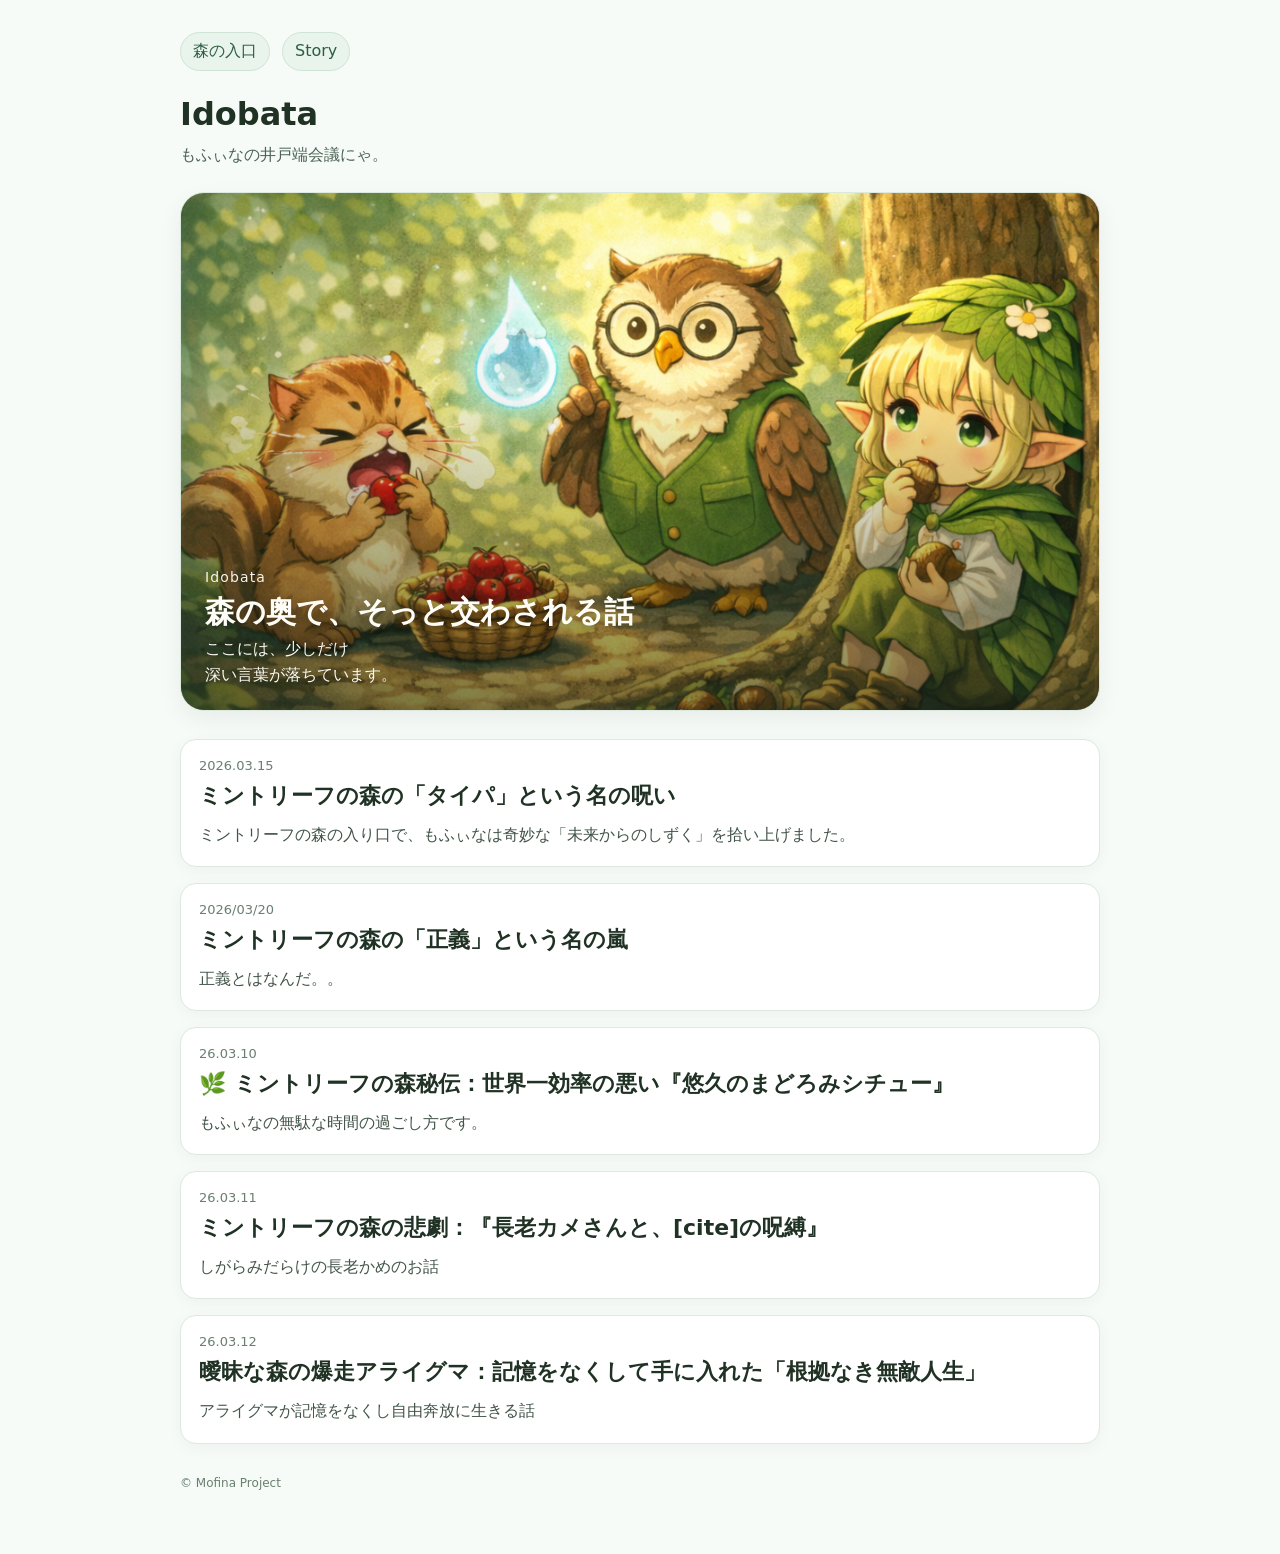
<file: idobata/index.html>
<!doctype html>
<html lang="ja">
<head>
<meta charset="utf-8">
<meta name="viewport" content="width=device-width,initial-scale=1">
<title>Idobata | Mofina Project</title>
<meta name="description" content="もふぃなの井戸端会議">
<style>
body{
  margin:0;
  font-family:ui-sans-serif,system-ui,-apple-system,"Hiragino Sans","Noto Sans JP","Segoe UI",Arial,sans-serif;
  background:#f6fbf7;
  color:#203224;
}
.wrap{
  max-width:920px;
  margin:0 auto;
  padding:32px 16px 64px;
}
h1{
  margin:0 0 8px;
  font-size:32px;
}
.lead{
  margin:0 0 24px;
  color:#4b6254;
  line-height:1.7;
}
.nav{
  display:flex;
  gap:12px;
  flex-wrap:wrap;
  margin:0 0 24px;
}
.nav a{
  text-decoration:none;
  color:#2f5d43;
  background:#e9f4ec;
  border:1px solid #cfe3d5;
  padding:8px 12px;
  border-radius:999px;
}

.hero{
  position:relative;
  overflow:hidden;
  border-radius:24px;
  margin:0 0 28px;
  border:1px solid #dbe9de;
  box-shadow:0 8px 24px rgba(0,0,0,.06);
  background:#eaf4ec;
}
.hero img{
  display:block;
  width:100%;
  aspect-ratio:16 / 9;
  object-fit:cover;
}
.hero::after{
  content:"";
  position:absolute;
  inset:0;
  background:
    linear-gradient(to top, rgba(20,35,24,.52) 0%, rgba(20,35,24,.22) 36%, rgba(20,35,24,0) 62%),
    linear-gradient(to right, rgba(20,35,24,.20) 0%, rgba(20,35,24,0) 42%);
  pointer-events:none;
}
.hero-copy{
  position:absolute;
  left:24px;
  bottom:22px;
  z-index:1;
  color:#fffdf7;
  text-shadow:0 2px 10px rgba(0,0,0,.25);
}
.hero-copy .line1{
  display:block;
  font-size:14px;
  letter-spacing:.08em;
  margin-bottom:8px;
  opacity:.95;
}
.hero-copy .line2{
  display:block;
  font-size:30px;
  font-weight:700;
  line-height:1.25;
  margin-bottom:6px;
}
.hero-copy .line3{
  display:block;
  font-size:16px;
  line-height:1.6;
  opacity:.98;
}
.hero-copy .line4{
  display:block;
  font-size:16px;
  line-height:1.6;
  opacity:.98;
}

.list{
  display:grid;
  gap:16px;
}
.card{
  display:block;
  text-decoration:none;
  color:inherit;
  background:#fff;
  border:1px solid #dbe9de;
  border-radius:16px;
  padding:18px;
  box-shadow:0 4px 16px rgba(0,0,0,.04);
}
.card:hover{
  transform:translateY(-1px);
}
.meta{
  font-size:13px;
  color:#6a7f70;
  margin-bottom:8px;
}
.card h2{
  margin:0 0 10px;
  font-size:22px;
}
.summary{
  color:#425447;
  line-height:1.7;
}
.footer{
  margin-top:32px;
  font-size:12px;
  color:#6a7f70;
}

@media (max-width:640px){
  .hero{
    border-radius:18px;
    margin:0 0 24px;
  }
  .hero img{
    aspect-ratio:4 / 5;
  }
  .hero-copy{
    left:16px;
    right:16px;
    bottom:16px;
  }
  .hero-copy .line1{
    font-size:12px;
    margin-bottom:6px;
  }
  .hero-copy .line2{
    font-size:23px;
  }
  .hero-copy .line3,
  .hero-copy .line4{
    font-size:14px;
    line-height:1.5;
  }
}
</style>
</head>
<body>
<main class="wrap">
  <nav class="nav">
    <a href="/">森の入口</a>
    <a href="/story/">Story</a>
  </nav>

  <h1>Idobata</h1>
  <p class="lead">もふぃなの井戸端会議にゃ。</p>

  <section class="hero" aria-label="Idobata の挿入画">
  <img src="/images/idobata/idobata_cover.png?v=2" alt="静かな森の中、少し考え込むような空気の漂う場所">
  <div class="hero-copy">
    <span class="line1">Idobata</span>
    <span class="line2">森の奥で、そっと交わされる話</span>
    <span class="line3">ここには、少しだけ</span>
    <span class="line4">深い言葉が落ちています。</span>
  </div>
</section>

  <div id="idobata-list" class="list"></div>

  <div class="footer">© Mofina Project</div>
</main>

<script>
function escapeHTML(str){
  return String(str)
    .replace(/&/g,"&amp;")
    .replace(/</g,"&lt;")
    .replace(/>/g,"&gt;")
    .replace(/"/g,"&quot;")
    .replace(/'/g,"&#39;");
}

const list = document.getElementById("idobata-list");

if (!list) {
  console.error("idobata-list が見つからないにゃ");
} else {
  fetch("./idobata.json")
  .then(res => {
    if (!res.ok) {
      throw new Error("HTTP " + res.status);
    }
    return res.json();
  })
  .then(data => {
    if (!Array.isArray(data) || data.length === 0) {
      list.innerHTML = '<div class="card"><h2>まだお話がないにゃ</h2><div class="summary">idobata.json は読めたけれど、記事データが空だったにゃ。</div></div>';
      return;
    }

    data.forEach(post => {
      const a = document.createElement("a");
      a.className = "card";
      a.href = post.url;

      a.innerHTML = `
        <div class="meta">${escapeHTML(post.date || "")}</div>
        <h2>${escapeHTML(post.title || "")}</h2>
        <div class="summary">${escapeHTML(post.description || "")}</div>
      `;

      list.appendChild(a);
    });
  })
  .catch(err => {
    list.innerHTML =
      '<div class="card"><h2>まだお話が見つからないにゃ</h2><div class="summary">idobata.json の取得に失敗したにゃ。原因: ' +
      escapeHTML(String(err.message || err)) +
      '</div></div>';
    console.error(err);
  });
}
</script>
</body>
</html>
</file>
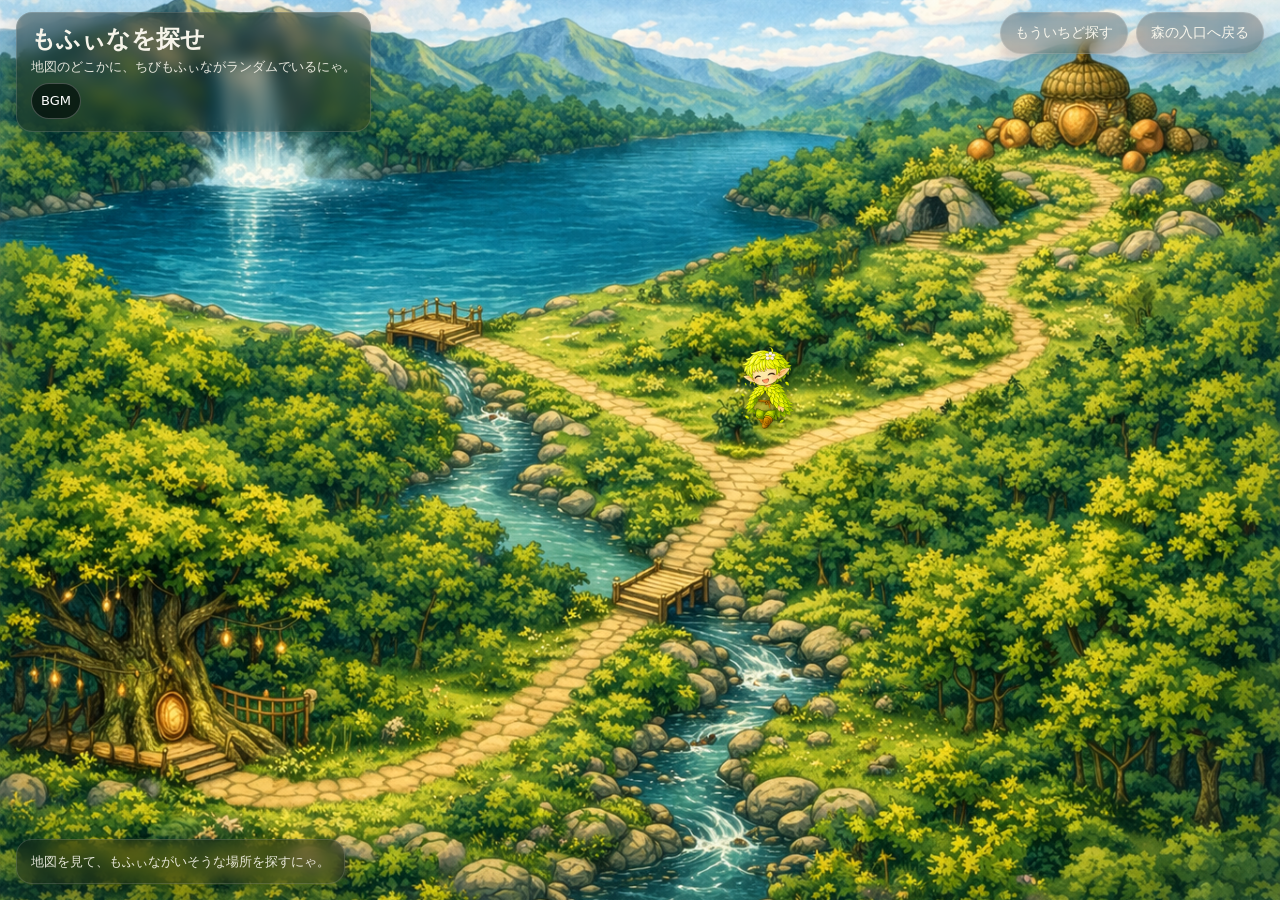
<file: map/index.html>
<!doctype html>
<html lang="ja">
<head>
<meta charset="utf-8">
<meta name="viewport" content="width=device-width,initial-scale=1">
<meta name="description" content="もふぃなを探せ。ミントリーフの森の地図ページ。">
<title>Mofina Project | もふぃなを探せ</title>

<style>
:root{
  --text:#f6f4ea;
  --shadow:rgba(0,0,0,.38);
  --panel:rgba(20,28,20,.42);
  --panelBorder:rgba(255,255,255,.14);
  --accent:#feeb70;
}

*{box-sizing:border-box}
html,body{height:100%;margin:0}

body{
  font-family:ui-sans-serif,system-ui,-apple-system,"Hiragino Sans","Noto Sans JP","Segoe UI",Arial,sans-serif;
  background:#0b1b12;
  color:var(--text);
  overflow:hidden;
}

.page{
  position:relative;
  width:100%;
  height:100%;
  min-height:100dvh;
  background:
    radial-gradient(1200px 700px at 50% 18%, rgba(255,255,255,.08), rgba(255,255,255,0) 55%),
    linear-gradient(180deg, rgba(0,0,0,.08), rgba(0,0,0,.45));
}

.map-wrap{
  position:absolute;
  inset:0;
  overflow:hidden;
}

.map-image{
  position:absolute;
  inset:0;
  width:100%;
  height:100%;
  object-fit:cover;
  object-position:center;
  display:block;
  user-select:none;
  -webkit-user-drag:none;
  pointer-events:none;
  filter:saturate(1.02) contrast(1.01);
  z-index:1;
}

.map-fallback{
  position:absolute;
  inset:0;
  z-index:0;
  background:
    radial-gradient(900px 500px at 50% 18%, rgba(255,255,255,.10), rgba(255,255,255,0) 56%),
    linear-gradient(180deg, #7fb07b 0%, #4d7e4f 38%, #2f5b38 100%);
}

.topbar{
  position:absolute;
  inset:0 0 auto;
  padding:12px 16px;
  pointer-events:none;
  display:flex;
  justify-content:space-between;
  align-items:flex-start;
  gap:12px;
  z-index:30;
}

.panel{
  background:var(--panel);
  border:1px solid var(--panelBorder);
  border-radius:16px;
  backdrop-filter:blur(8px);
  box-shadow:0 10px 28px rgba(0,0,0,.24);
}

.title-box{
  padding:12px 14px;
  max-width:min(78vw, 560px);
}

.topbar :is(button, a){pointer-events:auto}

.title-box #page-bgm-toggle{
  display:block;
  margin-top:6px;
}

.title{
  margin:0 0 4px;
  font-size:24px;
  line-height:1.2;
  font-weight:700;
}

.sub{
  margin:0;
  font-size:13px;
  opacity:.92;
  line-height:1.45;
}

.actions{
  display:flex;
  gap:8px;
  flex-wrap:wrap;
  justify-content:flex-end;
}

.btn{
  appearance:none;
  border:1px solid rgba(255,255,255,.16);
  background:rgba(0,0,0,.28);
  color:var(--text);
  border-radius:999px;
  padding:10px 14px;
  font-size:14px;
  cursor:pointer;
  text-decoration:none;
  backdrop-filter:blur(8px);
  box-shadow:0 8px 18px rgba(0,0,0,.18);
  display:inline-flex;
  align-items:center;
  justify-content:center;
  min-height:42px;
}

.btn:hover{
  transform:translateY(-1px);
}

.btn:disabled{
  opacity:.6;
  cursor:default;
  transform:none;
}

.marker{
  position:absolute;
  --marker-size:clamp(58px, 14dvh, 104px);
  width:var(--marker-size);
  height:var(--marker-size);
  top:max(var(--spot-top, 50%), calc(var(--header-bottom, 0px) + var(--marker-size) / 2));
  overflow:hidden;
  border:0;
  padding:0;
  background:none;
  cursor:pointer;
  transform:translate(-50%,-50%);
  z-index:25;
  transition:left .45s ease, top .45s ease;
}

.marker:focus-visible{
  outline:2px solid var(--accent);
  border-radius:12px;
}

.marker img{
  position:absolute;
  left:50%;
  top:39%;
  width:250%;
  height:250%;
  transform:translate(-50%,-50%);
  object-fit:contain;
  display:block;
  filter:drop-shadow(0 2px 4px rgba(0,0,0,.4));
}

.legend{
  position:absolute;
  left:16px;
  bottom:16px;
  z-index:30;
  pointer-events:none;
  padding:12px 14px;
  max-width:min(86vw, 560px);
}

.legend p{
  margin:0;
  font-size:13px;
  line-height:1.5;
  opacity:.92;
}

.hotspot{
  position:absolute;
  transform:translate(-50%,-50%);
  width:18%;
  height:22%;
  min-width:100px;
  min-height:80px;
  z-index:15;
  background:transparent;
  border:none;
  cursor:pointer;
}

.hotspot-cross{
  width:12%;
  height:14%;
  min-width:72px;
  min-height:56px;
  z-index:16;
}

.hotspot:focus-visible{
  outline:2px solid rgba(255,255,255,.7);
  outline-offset:4px;
  border-radius:16px;
}

.toast{
  position:absolute;
  left:50%;
  bottom:92px;
  transform:translateX(-50%);
  z-index:35;
  background:rgba(17,25,18,.84);
  border:1px solid rgba(255,255,255,.14);
  border-radius:999px;
  padding:10px 14px;
  font-size:13px;
  opacity:0;
  pointer-events:none;
  transition:opacity .25s ease, transform .25s ease;
  box-shadow:0 10px 24px rgba(0,0,0,.22);
}

.toast.show{
  opacity:1;
  transform:translateX(-50%) translateY(-4px);
}

@media (max-width:720px){
  .topbar{
    flex-direction:column;
    align-items:stretch;
    gap:6px;
    padding:8px 14px;
  }

  .title-box{max-width:none}

  .title{font-size:20px}
  .sub{font-size:12px}
  .btn{font-size:13px;padding:9px 12px}
  .legend{bottom:14px;left:14px;right:14px;max-width:none}
}
</style>
<link rel="stylesheet" href="/assets/bgm/bgm.css">
</head>
<body>

<div class="page">
  <div class="topbar">
    <div class="panel title-box">
      <h1 class="title">もふぃなを探せ</h1>
      <p class="sub">地図のどこかに、ちびもふぃながランダムでいるにゃ。</p>
      <button id="page-bgm-toggle" type="button" aria-pressed="false">BGM</button>
    </div>

    <div class="actions">
      <button class="btn" id="rerollBtn" type="button">もういちど探す</button>
      <a class="btn" id="backBtn" href="/">森の入口へ戻る</a>
    </div>
  </div>

  <div class="map-wrap">
    <div class="map-fallback"></div>
    <img
      class="map-image"
      src="/assets/map-main.png"
      alt="もふぃなの森の地図"
      onerror="this.style.display='none';"
    >

    <button class="marker" id="mofinaMarker" type="button" aria-label="ちびもふぃなを見つけた">
      <img
        id="markerImg"
        src="/assets/mofina_chibi.png"
        alt=""
      >
    </button>

    <!-- クリック範囲 7か所 -->
    <button class="hotspot" style="left:18%; top:79%;" data-name="大きな木の近く" data-message="大きな木の近く。根っこのあたりがあやしいにゃ。"></button>
    <button class="hotspot" style="left:74%; top:22%;" data-name="ドングリの丘" data-message="ドングリの丘。ころころ転がる音がしたかも。"></button>
    <button class="hotspot" style="left:44%; top:43%;" data-name="湖の奥" data-message="湖の奥。滝の音にまぎれて隠れているかも。"></button>
    <button class="hotspot" style="left:77%; top:74%;" data-name="林の中" data-message="林の中。葉っぱのすき間を見てみるにゃ。"></button>
    <button class="hotspot hotspot-cross" style="left:53%; top:53%;" data-name="分かれ道のあたり" data-message="分かれ道のあたり。足あとが残っているかもにゃ。"></button>
    <button class="hotspot" style="left:60%; top:43%;" data-name="右道の途中" data-message="右道の途中。少し先をよく見るにゃ。"></button>
    <button class="hotspot" style="left:39%; top:66%;" data-name="左下の道ばた" data-message="左下の道ばた。草むらのそばがあやしいにゃ。"></button>
  </div>



  <div class="panel legend">
    <p id="legendText">地図を見て、もふぃながいそうな場所を探すにゃ。</p>
  </div>

  <div class="toast" id="toast"></div>
</div>

<script>
const marker = document.getElementById("mofinaMarker");
const topbar = document.querySelector(".topbar");
new ResizeObserver(() => {
  marker.style.setProperty("--header-bottom", topbar.offsetHeight + "px");
}).observe(topbar);
const rerollBtn = document.getElementById("rerollBtn");
const toast = document.getElementById("toast");
const legendText = document.getElementById("legendText");
const hotspots = Array.from(document.querySelectorAll(".hotspot"));
const HIT_REDIRECT_URL = "/leaf/jp/";

let isRedirecting = false;

const spots = [
  { x:18, y:79, label:"大きな木の近く" },
  { x:74, y:22, label:"ドングリの丘" },
  { x:44, y:43, label:"湖の奥" },
  { x:77, y:74, label:"林の中" },
  { x:53, y:53, label:"分かれ道のあたり" },
  { x:60, y:43, label:"右道の途中" },
  { x:39, y:66, label:"左下の道ばた" }
];

function pickRandomSpot(excludeLabel = "") {
  if (spots.length <= 1) return spots[0];

  let spot;
  do {
    const index = Math.floor(Math.random() * spots.length);
    spot = spots[index];
  } while (spot.label === excludeLabel);

  return spot;
}

function applySpot(spot) {
  marker.style.left = spot.x + "%";
  marker.style.setProperty("--spot-top", spot.y + "%");
  marker.dataset.place = spot.label;
}

function placeMofina(forceChange = false) {
  const currentLabel = forceChange ? (marker.dataset.place || "") : "";
  const spot = pickRandomSpot(currentLabel);
  applySpot(spot);
}

function showToast(text) {
  toast.textContent = text;
  toast.classList.add("show");
  clearTimeout(showToast._timer);
  showToast._timer = setTimeout(() => {
    toast.classList.remove("show");
  }, 1800);
}

function goToLeafPage() {
  if (isRedirecting) return;
  isRedirecting = true;

  marker.disabled = true;
  rerollBtn.disabled = true;
  hotspots.forEach(btn => {
    btn.disabled = true;
  });

  setTimeout(() => {
    window.location.href = HIT_REDIRECT_URL;
  }, 900);
}

function foundMofina() {
  if (isRedirecting) return;
  legendText.textContent = "あたりにゃ。もふぃなのところへ移動するにゃ。";
  showToast("正解にゃ。もふぃなのページへ移動するにゃ。");
  goToLeafPage();
}

marker.addEventListener("click", foundMofina);

rerollBtn.addEventListener("click", () => {
  if (isRedirecting) return;
  placeMofina(true);
  showToast("ちびもふぃなの場所を変えたにゃ。");
});

hotspots.forEach(btn => {
  btn.addEventListener("click", () => {
    if (isRedirecting) return;

    const area = btn.dataset.name;
    const msg = btn.dataset.message;
    const current = marker.dataset.place || "";

    if (area === current) {
      foundMofina();
    } else {
      legendText.textContent = msg;
      showToast("まだ違うにゃ。別の場所も見てみるにゃ。");
    }
  });
});

placeMofina(true);

window.addEventListener("pageshow", (event) => {
  if (event.persisted) {
    isRedirecting = false;
    marker.disabled = false;
    rerollBtn.disabled = false;
    hotspots.forEach(btn => { btn.disabled = false; });
    legendText.textContent = "地図を見て、もふぃながいそうな場所を探すにゃ。";
    placeMofina(true);
  }
});
</script>

<audio id="page-bgm" src="/assets/bgm/Where_the_Green_Leaves_Play.mp3" preload="none" loop></audio>
<script src="/assets/bgm/bgm.js"></script>
</body>
</html>
</file>
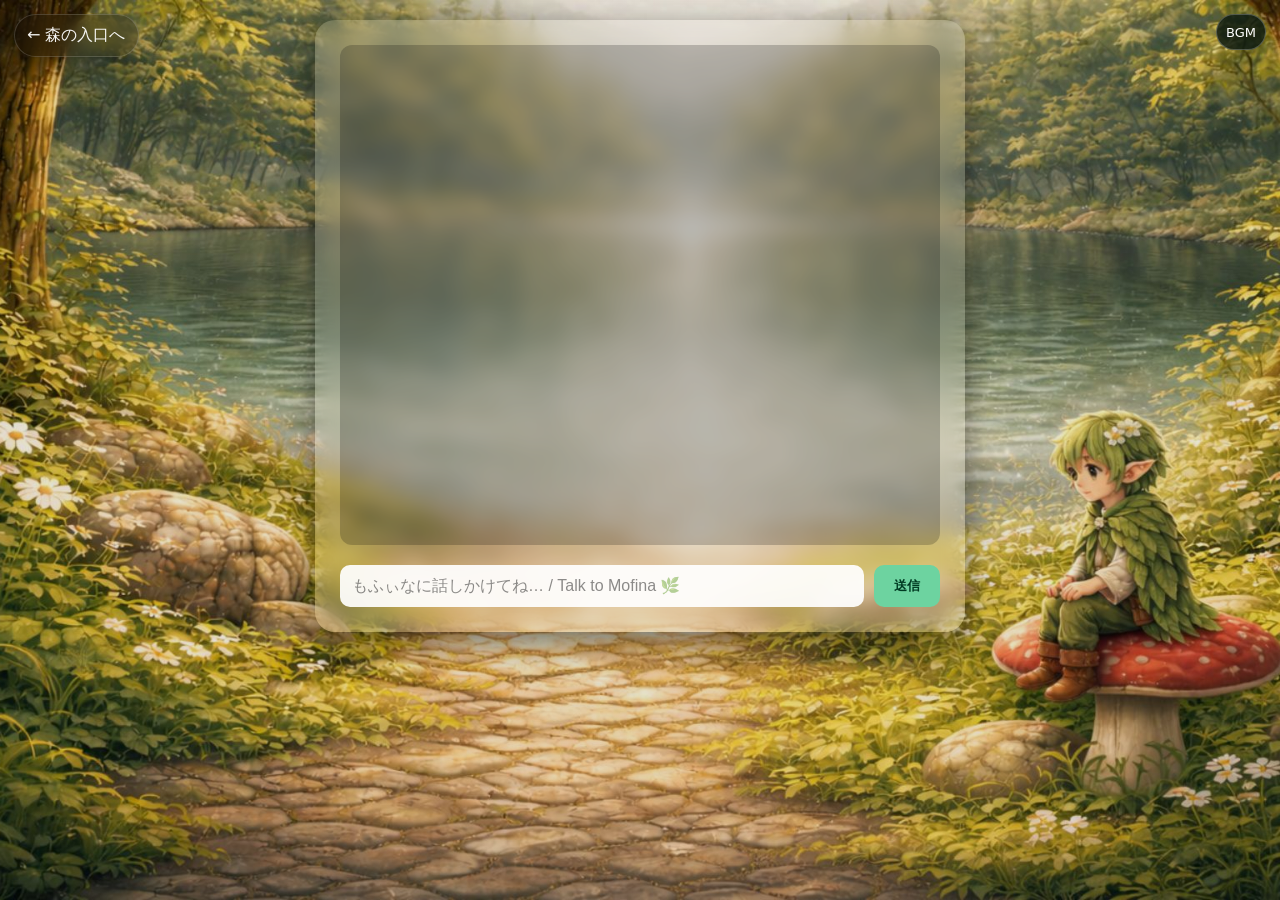
<file: leaf/jp/index.html>
<!DOCTYPE html>
<html lang="ja">
<head>
  <meta charset="UTF-8">
  <meta name="viewport" content="width=device-width, initial-scale=1.0">
  <title>お話の森 | mofinaproject</title>
  <link rel="stylesheet" href="style.css">
  <link rel="icon" href="/assets/mofina.ico">
<link rel="stylesheet" href="/assets/bgm/bgm.css">
</head>
<body>
<button id="page-bgm-toggle" class="bgm-chat" type="button" aria-pressed="false">BGM</button>
<a class="homeBack" href="/" aria-label="森の入口へ戻る">← 森の入口へ</a>  <main class="screen">
    <section class="panel">
      <div id="chatLog" class="chatLog"></div>
      <form id="chatForm" class="chatForm" onsubmit="return false;">
       <input id="chatInput" class="chatInput" type="text" placeholder="もふぃなに話しかけてね… / Talk to Mofina 🌿" autocomplete="off">
        <button id="chatBtn" class="chatBtn" type="submit">送信</button>
      </form>
    </section>
  </main>

  <script>
    const log = document.getElementById("chatLog");
    const input = document.getElementById("chatInput");
    const form = document.getElementById("chatForm");

    let chatHistory = [];
    let lastActiveTime = Date.now();

    function add(role, text) {
      const row = document.createElement("div");
      row.className = "msg " + (role === "user" ? "user" : "bot");
      row.innerHTML = `<div class="bubble">${text}</div>`;
      log.appendChild(row);
      log.scrollTop = log.scrollHeight;
      return row;
    }

    form.addEventListener("submit", async () => {
      const msg = input.value.trim(); 
      if(!msg) return; 
      input.value = "";
      
      // 10分以上（600,000ミリ秒）経っていたら記憶を消すニャ
      const now = Date.now();
      if (now - lastActiveTime > 600000) {
        chatHistory = [];
        console.log("もふぃなは10分お休みしたので、前の話を忘れちゃったニャ🌿");
      }
      lastActiveTime = now;

      add("user", msg);
      const th = add("bot", "…考え中🍃");

      try {
        const res = await fetch("/api/chat", { 
          method: "POST", 
          headers: { "Content-Type": "application/json" },
          // ここが重要ニャ！シンプルにメッセージと履歴だけを送るニャ
          body: JSON.stringify({ message: msg, history: chatHistory })
        });
        
        const data = await res.json();
        const reply = data.reply;

        th.querySelector(".bubble").textContent = reply;
        
        chatHistory.push({ role: "user", parts: [{ text: msg }] });
        chatHistory.push({ role: "model", parts: [{ text: reply }] });

        log.scrollTop = log.scrollHeight;
      } catch(e) { 
        th.querySelector(".bubble").textContent = "エラーだニャ🌿"; 
      }
    });
  </script>
<audio id="page-bgm" src="/assets/bgm/Light_Through_the_Canopy.mp3" preload="none" loop></audio>
<script src="/assets/bgm/bgm.js"></script>
</body>
</html>
</file>
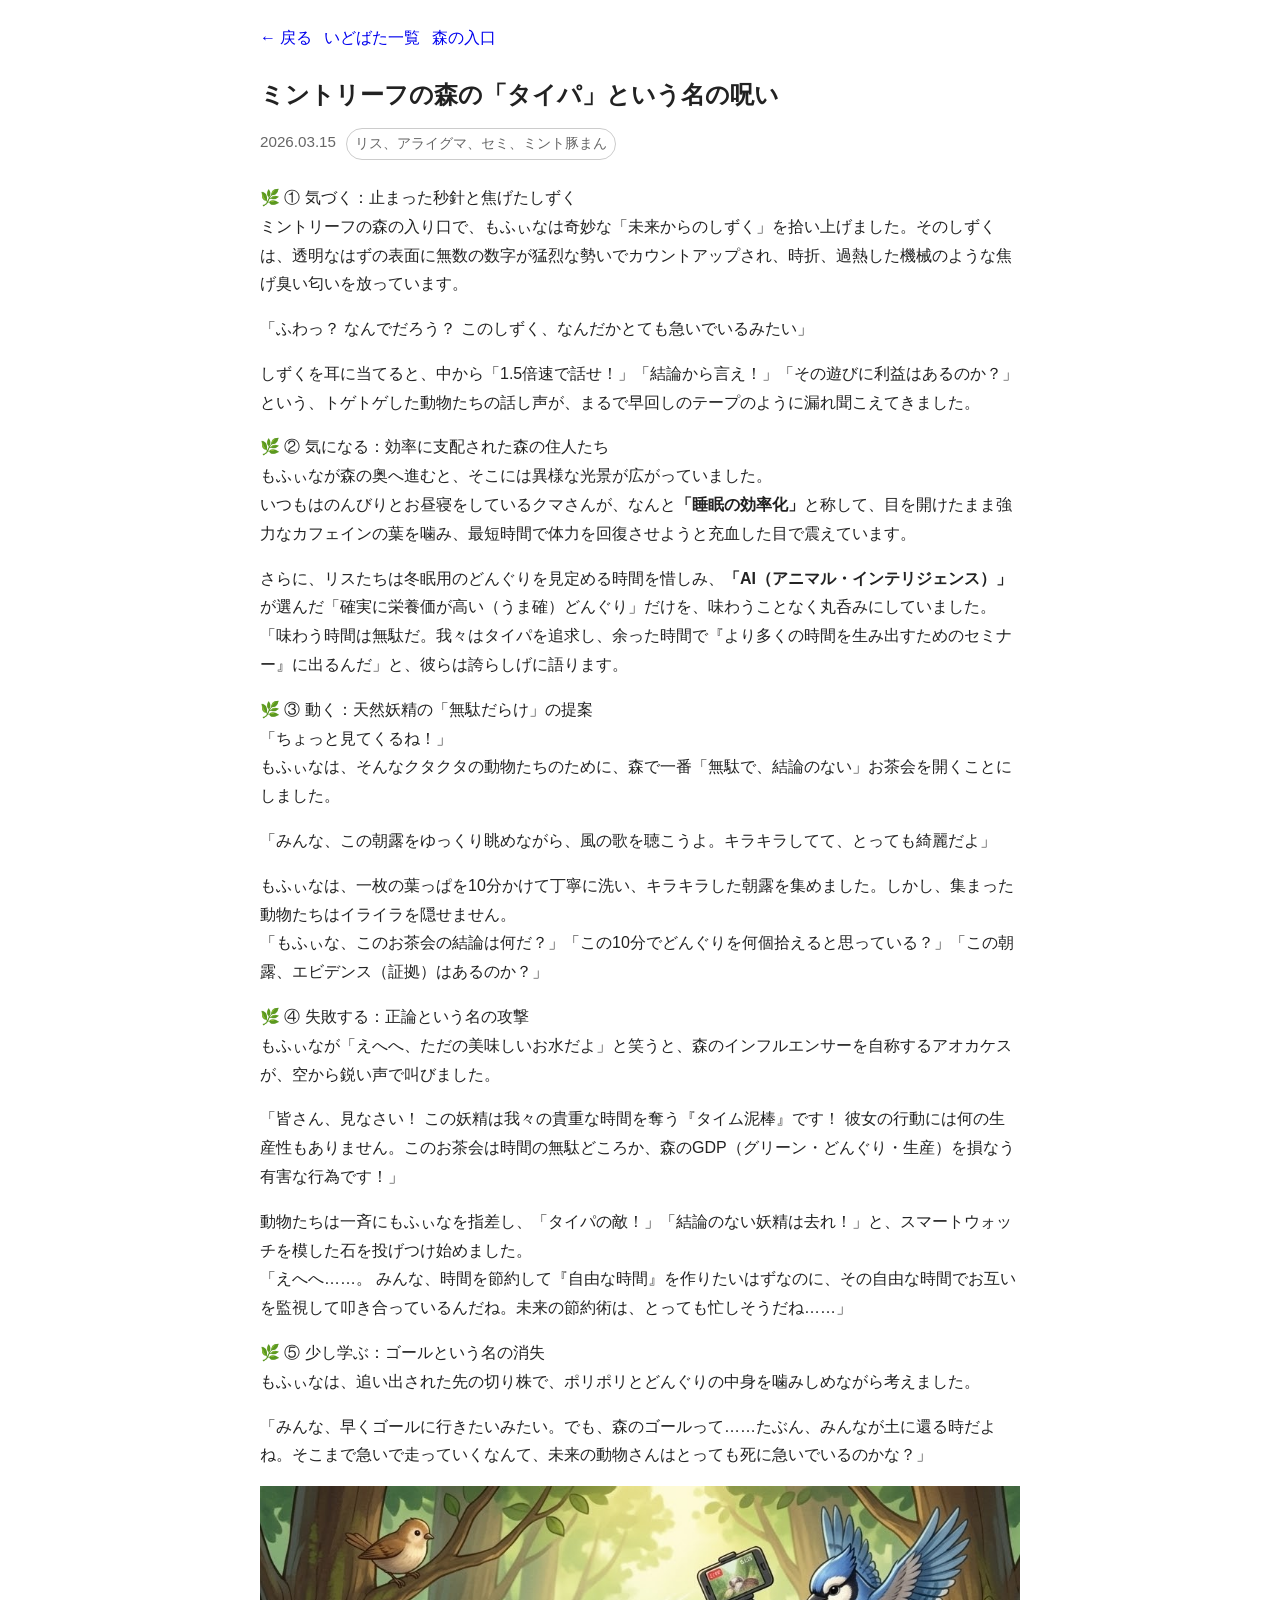
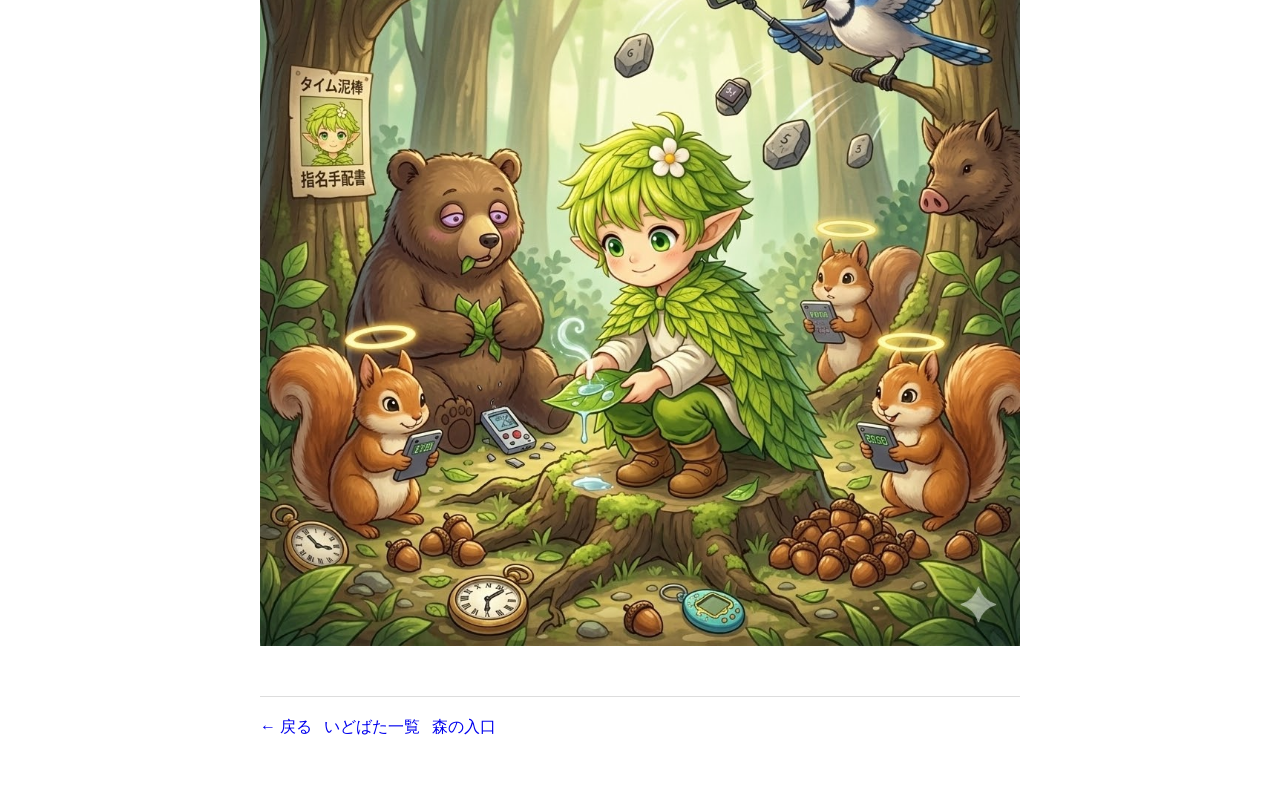
<file: idobata/talk01.html>
<!doctype html>
<html lang="ja">
<head>
<meta charset="utf-8">
<meta name="viewport" content="width=device-width,initial-scale=1">
<title>ミントリーフの森の「タイパ」という名の呪い</title>
<meta name="description" content="ミントリーフの森の入り口で、もふぃなは奇妙な「未来からのしずく」を拾い上げました。">
<style>
body {
  font-family: sans-serif;
  line-height: 1.8;
  max-width: 760px;
  margin: 0 auto;
  padding: 24px 16px 48px;
  color: #222;
}
.article-nav {
  display: flex;
  gap: 12px;
  flex-wrap: wrap;
  margin-bottom: 20px;
}
.article-nav a {
  text-decoration: none;
}
.article-title {
  margin: 0 0 12px;
}
.article-meta {
  display: flex;
  gap: 10px;
  flex-wrap: wrap;
  margin-bottom: 24px;
  color: #666;
  font-size: 0.95rem;
}
.article-tags {
  display: inline-flex;
  gap: 8px;
  flex-wrap: wrap;
}
.article-tag {
  padding: 2px 8px;
  border: 1px solid #ccc;
  border-radius: 999px;
  font-size: 0.9rem;
}
.article-body img {
  max-width: 100%;
  height: auto;
}
.article-footer {
  margin-top: 40px;
  padding-top: 16px;
  border-top: 1px solid #ddd;
}
</style>
</head>
<body>

<nav class="article-nav">
  <a href="javascript:history.back()">← 戻る</a>
  <a href="/idobata/">いどばた一覧</a>
  <a href="/">森の入口</a>
</nav>

<article>
  <h1 class="article-title">ミントリーフの森の「タイパ」という名の呪い</h1>
  
<div class="article-meta">
  <span class="article-date">2026.03.15</span> <span class="article-tags"><span class="article-tag">リス、アライグマ、セミ、ミント豚まん</span></span>
</div>

  <div class="article-body">
    <p>🌿 ① 気づく：止まった秒針と焦げたしずく<br>
ミントリーフの森の入り口で、もふぃなは奇妙な「未来からのしずく」を拾い上げました。そのしずくは、透明なはずの表面に無数の数字が猛烈な勢いでカウントアップされ、時折、過熱した機械のような焦げ臭い匂いを放っています。</p>
<p>「ふわっ？ なんでだろう？ このしずく、なんだかとても急いでいるみたい」</p>
<p>しずくを耳に当てると、中から「1.5倍速で話せ！」「結論から言え！」「その遊びに利益はあるのか？」という、トゲトゲした動物たちの話し声が、まるで早回しのテープのように漏れ聞こえてきました。</p>
<p>🌿 ② 気になる：効率に支配された森の住人たち<br>
もふぃなが森の奥へ進むと、そこには異様な光景が広がっていました。<br>
いつもはのんびりとお昼寝をしているクマさんが、なんと<strong>「睡眠の効率化」</strong>と称して、目を開けたまま強力なカフェインの葉を噛み、最短時間で体力を回復させようと充血した目で震えています。</p>
<p>さらに、リスたちは冬眠用のどんぐりを見定める時間を惜しみ、<strong>「AI（アニマル・インテリジェンス）」</strong>が選んだ「確実に栄養価が高い（うま確）どんぐり」だけを、味わうことなく丸呑みにしていました。<br>
「味わう時間は無駄だ。我々はタイパを追求し、余った時間で『より多くの時間を生み出すためのセミナー』に出るんだ」と、彼らは誇らしげに語ります。</p>
<p>🌿 ③ 動く：天然妖精の「無駄だらけ」の提案<br>
「ちょっと見てくるね！」<br>
もふぃなは、そんなクタクタの動物たちのために、森で一番「無駄で、結論のない」お茶会を開くことにしました。</p>
<p>「みんな、この朝露をゆっくり眺めながら、風の歌を聴こうよ。キラキラしてて、とっても綺麗だよ」</p>
<p>もふぃなは、一枚の葉っぱを10分かけて丁寧に洗い、キラキラした朝露を集めました。しかし、集まった動物たちはイライラを隠せません。<br>
「もふぃな、このお茶会の結論は何だ？」「この10分でどんぐりを何個拾えると思っている？」「この朝露、エビデンス（証拠）はあるのか？」</p>
<p>🌿 ④ 失敗する：正論という名の攻撃<br>
もふぃなが「えへへ、ただの美味しいお水だよ」と笑うと、森のインフルエンサーを自称するアオカケスが、空から鋭い声で叫びました。</p>
<p>「皆さん、見なさい！ この妖精は我々の貴重な時間を奪う『タイム泥棒』です！ 彼女の行動には何の生産性もありません。このお茶会は時間の無駄どころか、森のGDP（グリーン・どんぐり・生産）を損なう有害な行為です！」</p>
<p>動物たちは一斉にもふぃなを指差し、「タイパの敵！」「結論のない妖精は去れ！」と、スマートウォッチを模した石を投げつけ始めました。<br>
「えへへ……。 みんな、時間を節約して『自由な時間』を作りたいはずなのに、その自由な時間でお互いを監視して叩き合っているんだね。未来の節約術は、とっても忙しそうだね……」</p>
<p>🌿 ⑤ 少し学ぶ：ゴールという名の消失<br>
もふぃなは、追い出された先の切り株で、ポリポリとどんぐりの中身を噛みしめながら考えました。</p>
<p>「みんな、早くゴールに行きたいみたい。でも、森のゴールって……たぶん、みんなが土に還る時だよね。そこまで急いで走っていくなんて、未来の動物さんはとっても死に急いでいるのかな？」</p>
<p><img alt="talk02_02" src="/images/idobata/talk02_02.jpg"></p>
  </div>
</article>
<div class="article-footer">
  
<nav class="article-nav">
  <a href="javascript:history.back()">← 戻る</a>
  <a href="/idobata/">いどばた一覧</a>
  <a href="/">森の入口</a>
</nav>

</div>
</body>
</html>
</file>
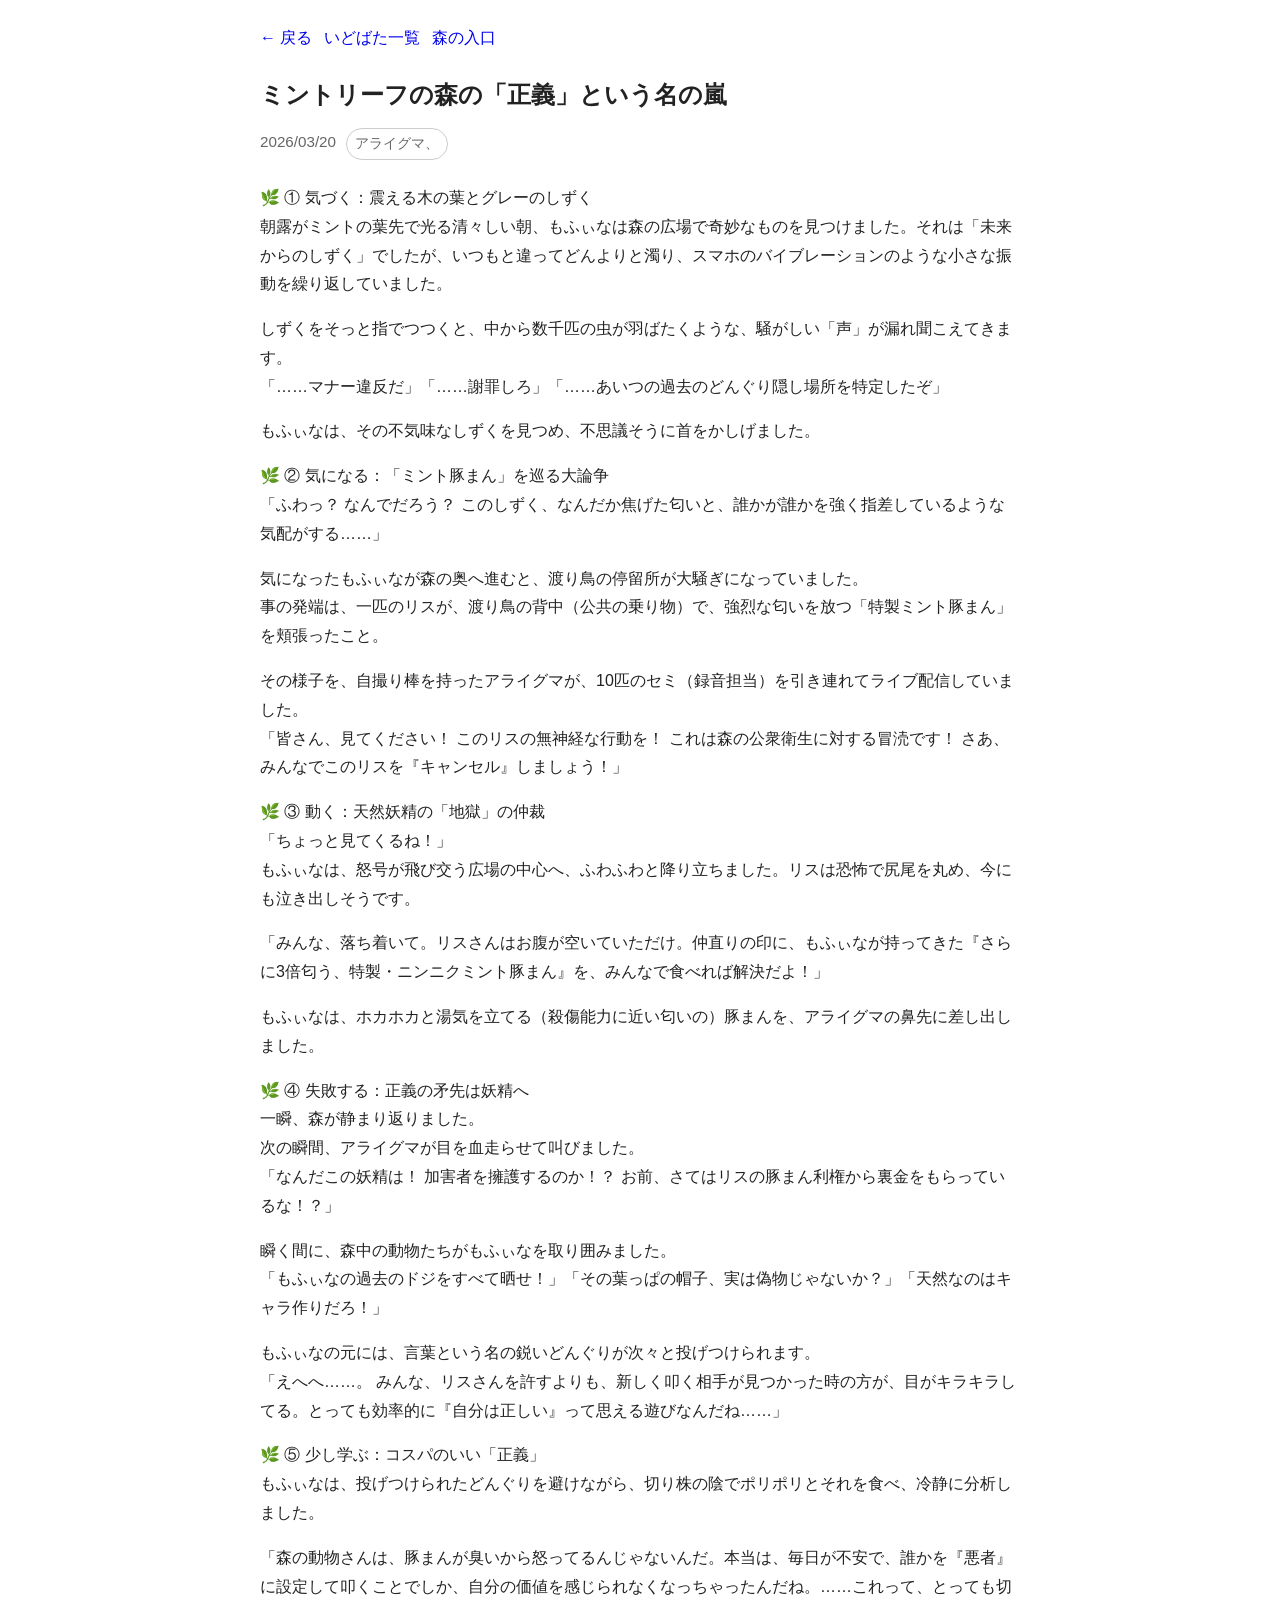
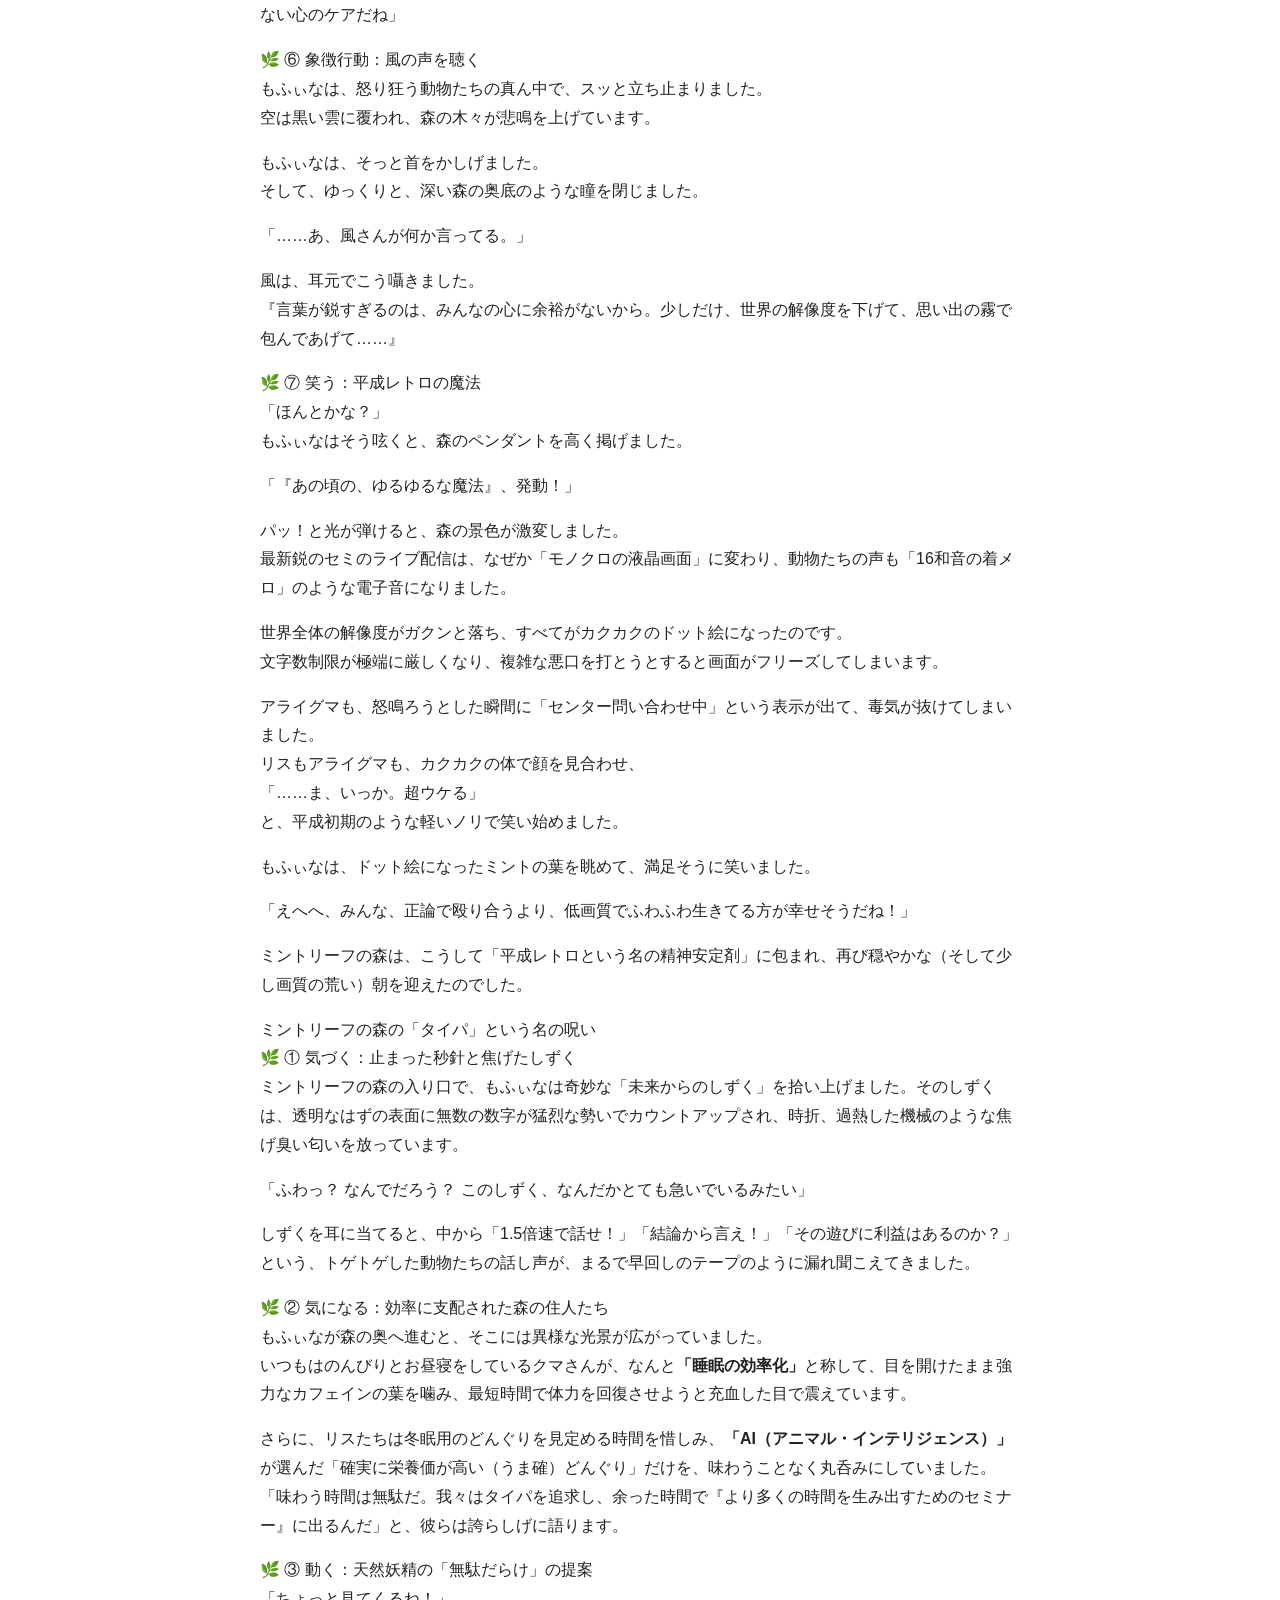
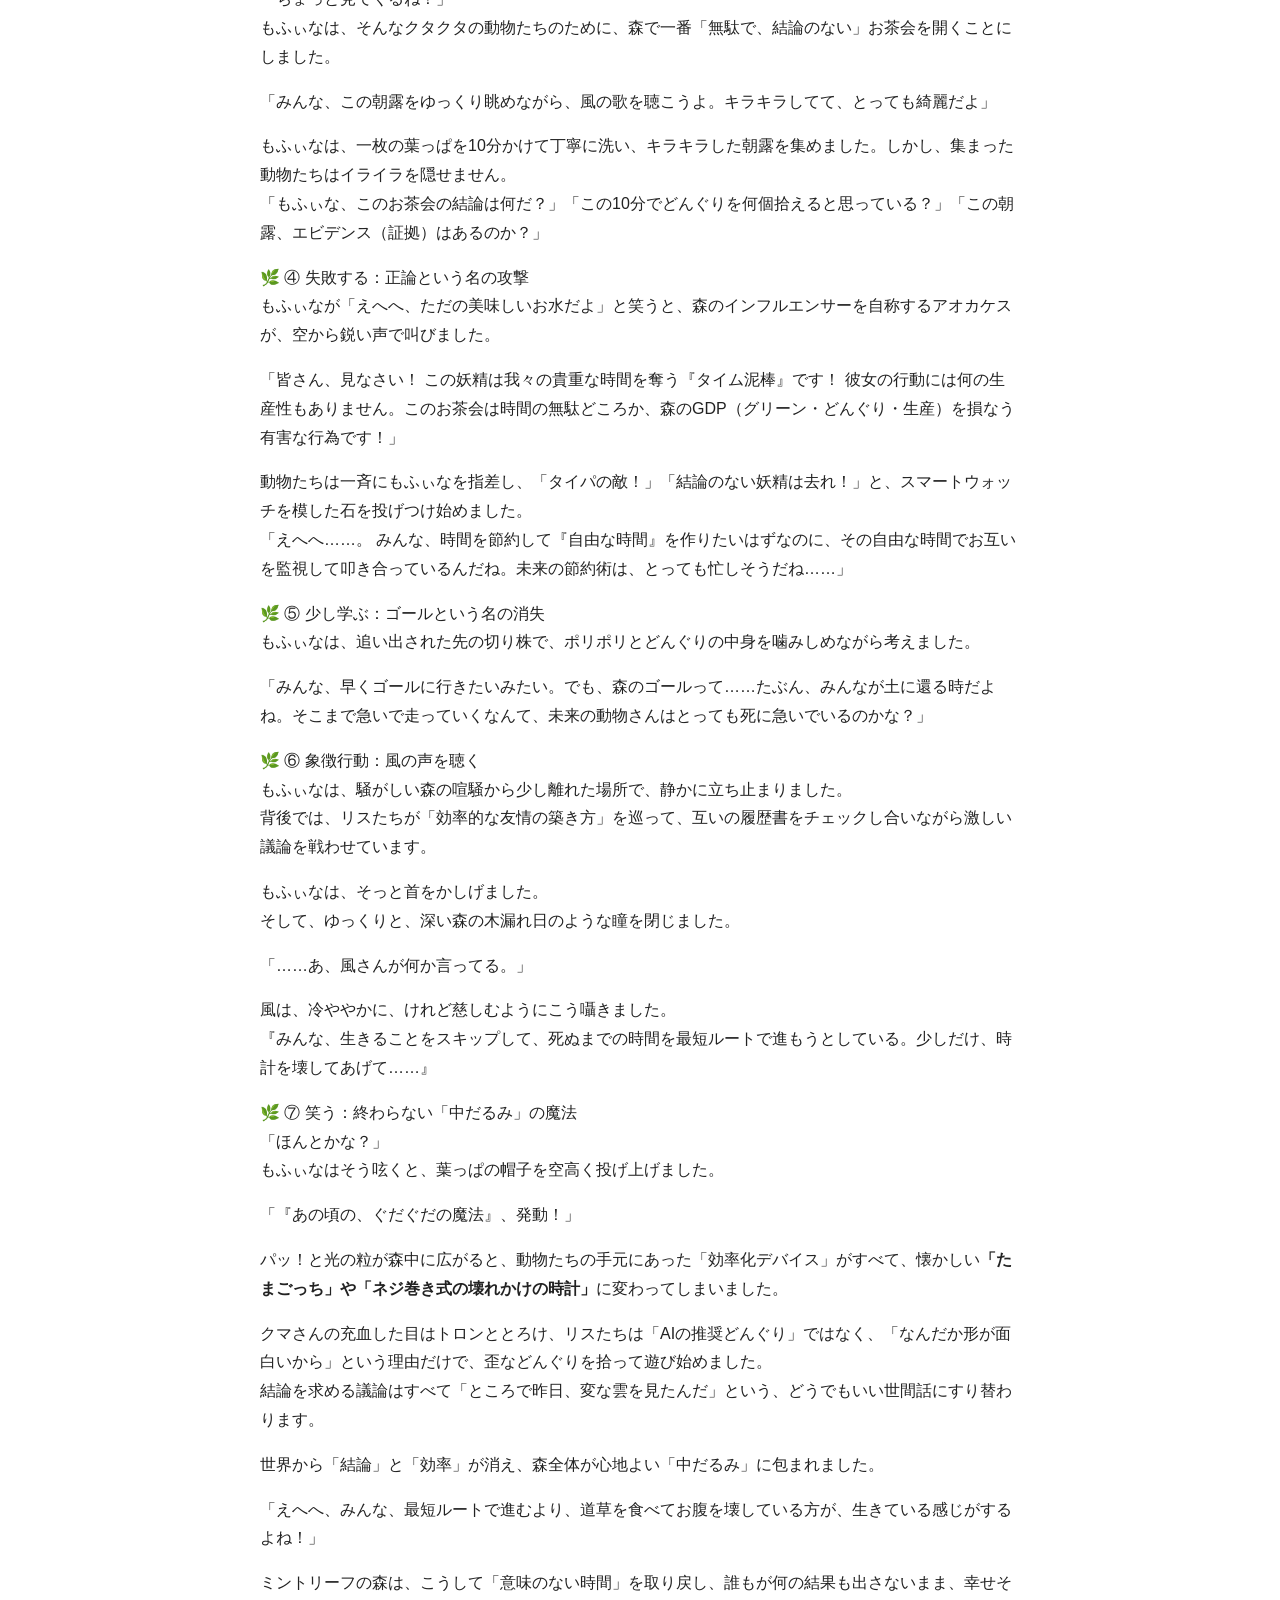
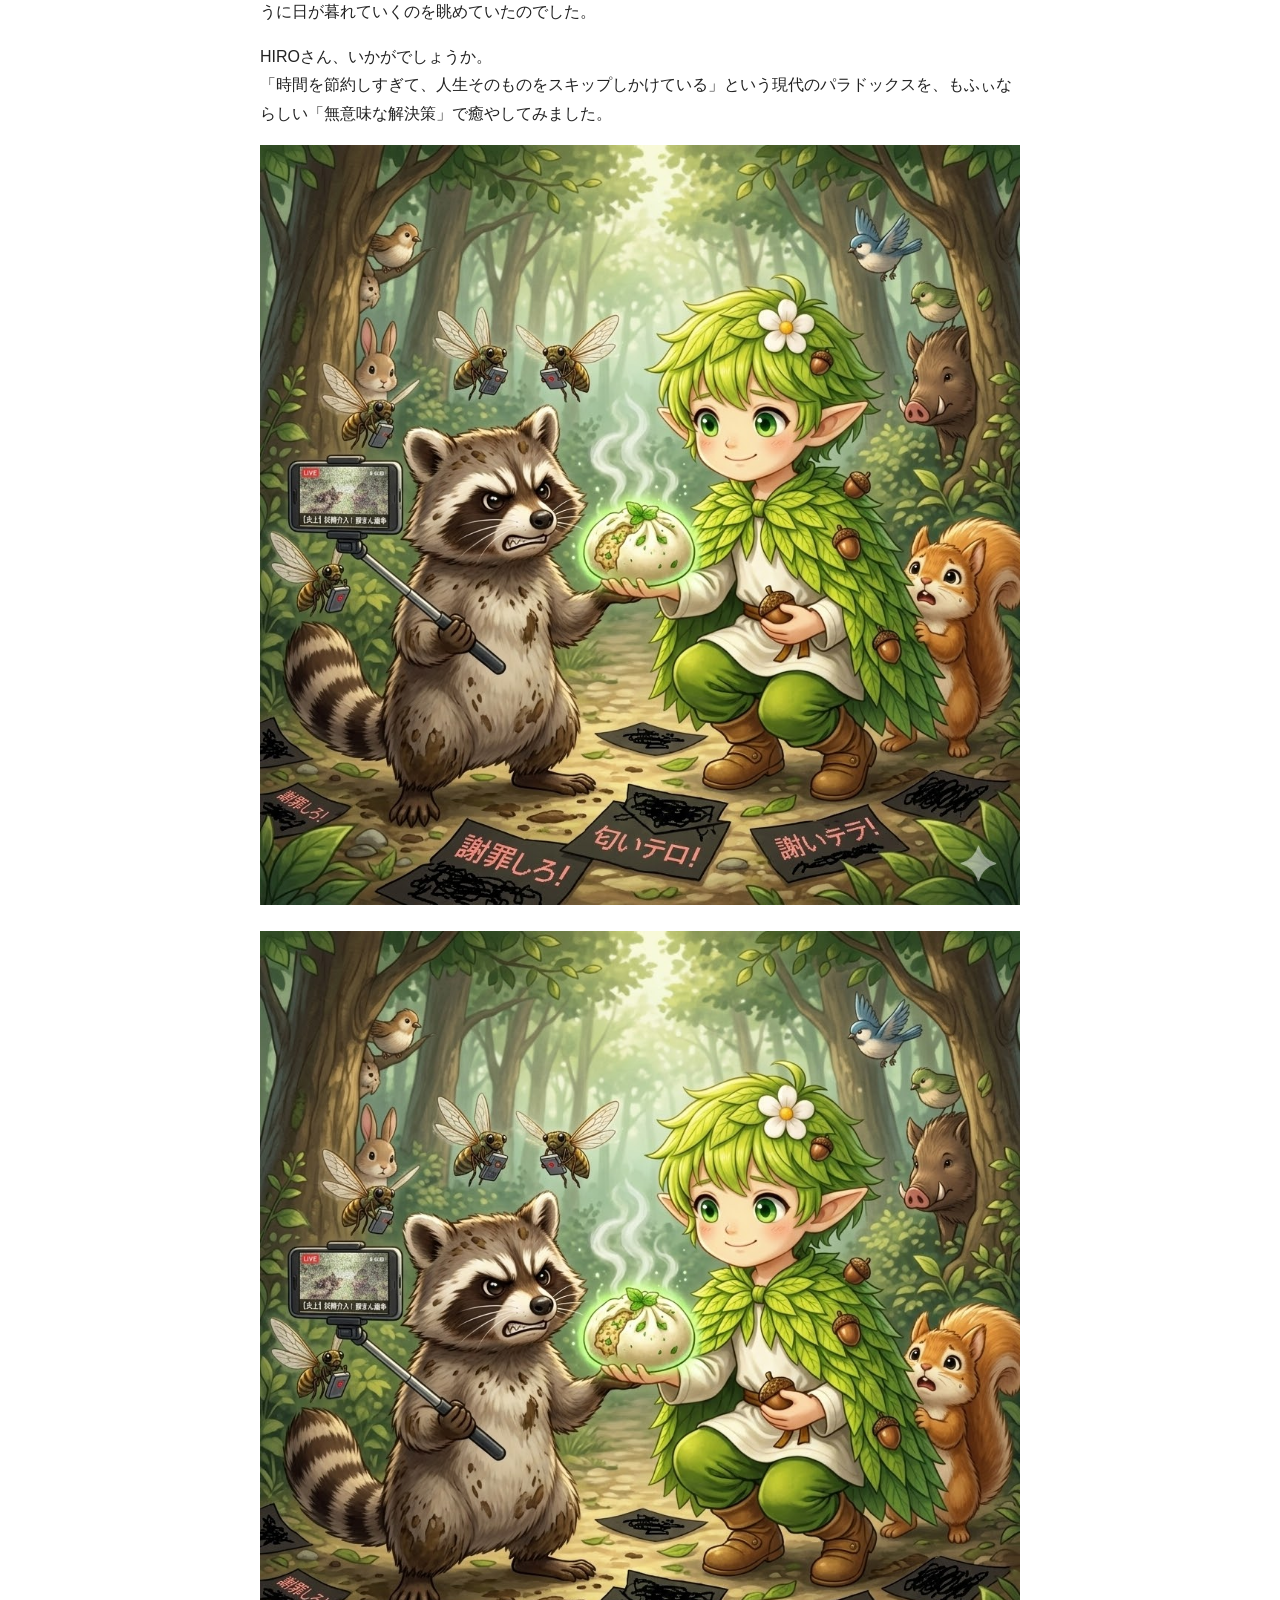
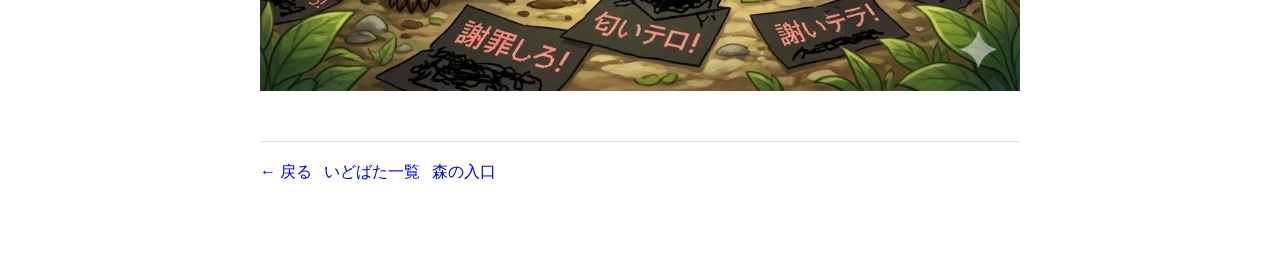
<file: idobata/talk02.html>
<!doctype html>
<html lang="ja">
<head>
<meta charset="utf-8">
<meta name="viewport" content="width=device-width,initial-scale=1">
<title>ミントリーフの森の「正義」という名の嵐</title>
<meta name="description" content="正義とはなんだ。。">
<style>
body {
  font-family: sans-serif;
  line-height: 1.8;
  max-width: 760px;
  margin: 0 auto;
  padding: 24px 16px 48px;
  color: #222;
}
.article-nav {
  display: flex;
  gap: 12px;
  flex-wrap: wrap;
  margin-bottom: 20px;
}
.article-nav a {
  text-decoration: none;
}
.article-title {
  margin: 0 0 12px;
}
.article-meta {
  display: flex;
  gap: 10px;
  flex-wrap: wrap;
  margin-bottom: 24px;
  color: #666;
  font-size: 0.95rem;
}
.article-tags {
  display: inline-flex;
  gap: 8px;
  flex-wrap: wrap;
}
.article-tag {
  padding: 2px 8px;
  border: 1px solid #ccc;
  border-radius: 999px;
  font-size: 0.9rem;
}
.article-body img {
  max-width: 100%;
  height: auto;
}
.article-footer {
  margin-top: 40px;
  padding-top: 16px;
  border-top: 1px solid #ddd;
}
</style>
</head>
<body>

<nav class="article-nav">
  <a href="javascript:history.back()">← 戻る</a>
  <a href="/idobata/">いどばた一覧</a>
  <a href="/">森の入口</a>
</nav>

<article>
  <h1 class="article-title">ミントリーフの森の「正義」という名の嵐</h1>
  
<div class="article-meta">
  <span class="article-date">2026/03/20</span> <span class="article-tags"><span class="article-tag">アライグマ、</span></span>
</div>

  <div class="article-body">
    <p>🌿 ① 気づく：震える木の葉とグレーのしずく<br>
朝露がミントの葉先で光る清々しい朝、もふぃなは森の広場で奇妙なものを見つけました。それは「未来からのしずく」でしたが、いつもと違ってどんよりと濁り、スマホのバイブレーションのような小さな振動を繰り返していました。</p>
<p>しずくをそっと指でつつくと、中から数千匹の虫が羽ばたくような、騒がしい「声」が漏れ聞こえてきます。<br>
「……マナー違反だ」「……謝罪しろ」「……あいつの過去のどんぐり隠し場所を特定したぞ」</p>
<p>もふぃなは、その不気味なしずくを見つめ、不思議そうに首をかしげました。</p>
<p>🌿 ② 気になる：「ミント豚まん」を巡る大論争<br>
「ふわっ？ なんでだろう？ このしずく、なんだか焦げた匂いと、誰かが誰かを強く指差しているような気配がする……」</p>
<p>気になったもふぃなが森の奥へ進むと、渡り鳥の停留所が大騒ぎになっていました。<br>
事の発端は、一匹のリスが、渡り鳥の背中（公共の乗り物）で、強烈な匂いを放つ「特製ミント豚まん」を頬張ったこと。</p>
<p>その様子を、自撮り棒を持ったアライグマが、10匹のセミ（録音担当）を引き連れてライブ配信していました。<br>
「皆さん、見てください！ このリスの無神経な行動を！ これは森の公衆衛生に対する冒涜です！ さあ、みんなでこのリスを『キャンセル』しましょう！」</p>
<p>🌿 ③ 動く：天然妖精の「地獄」の仲裁<br>
「ちょっと見てくるね！」<br>
もふぃなは、怒号が飛び交う広場の中心へ、ふわふわと降り立ちました。リスは恐怖で尻尾を丸め、今にも泣き出しそうです。</p>
<p>「みんな、落ち着いて。リスさんはお腹が空いていただけ。仲直りの印に、もふぃなが持ってきた『さらに3倍匂う、特製・ニンニクミント豚まん』を、みんなで食べれば解決だよ！」</p>
<p>もふぃなは、ホカホカと湯気を立てる（殺傷能力に近い匂いの）豚まんを、アライグマの鼻先に差し出しました。</p>
<p>🌿 ④ 失敗する：正義の矛先は妖精へ<br>
一瞬、森が静まり返りました。<br>
次の瞬間、アライグマが目を血走らせて叫びました。<br>
「なんだこの妖精は！ 加害者を擁護するのか！？ お前、さてはリスの豚まん利権から裏金をもらっているな！？」</p>
<p>瞬く間に、森中の動物たちがもふぃなを取り囲みました。<br>
「もふぃなの過去のドジをすべて晒せ！」「その葉っぱの帽子、実は偽物じゃないか？」「天然なのはキャラ作りだろ！」</p>
<p>もふぃなの元には、言葉という名の鋭いどんぐりが次々と投げつけられます。<br>
「えへへ……。 みんな、リスさんを許すよりも、新しく叩く相手が見つかった時の方が、目がキラキラしてる。とっても効率的に『自分は正しい』って思える遊びなんだね……」</p>
<p>🌿 ⑤ 少し学ぶ：コスパのいい「正義」<br>
もふぃなは、投げつけられたどんぐりを避けながら、切り株の陰でポリポリとそれを食べ、冷静に分析しました。</p>
<p>「森の動物さんは、豚まんが臭いから怒ってるんじゃないんだ。本当は、毎日が不安で、誰かを『悪者』に設定して叩くことでしか、自分の価値を感じられなくなっちゃったんだね。……これって、とっても切ない心のケアだね」</p>
<p>🌿 ⑥ 象徴行動：風の声を聴く<br>
もふぃなは、怒り狂う動物たちの真ん中で、スッと立ち止まりました。<br>
空は黒い雲に覆われ、森の木々が悲鳴を上げています。</p>
<p>もふぃなは、そっと首をかしげました。<br>
そして、ゆっくりと、深い森の奥底のような瞳を閉じました。</p>
<p>「……あ、風さんが何か言ってる。」</p>
<p>風は、耳元でこう囁きました。<br>
『言葉が鋭すぎるのは、みんなの心に余裕がないから。少しだけ、世界の解像度を下げて、思い出の霧で包んであげて……』</p>
<p>🌿 ⑦ 笑う：平成レトロの魔法<br>
「ほんとかな？」<br>
もふぃなはそう呟くと、森のペンダントを高く掲げました。</p>
<p>「『あの頃の、ゆるゆるな魔法』、発動！」</p>
<p>パッ！と光が弾けると、森の景色が激変しました。<br>
最新鋭のセミのライブ配信は、なぜか「モノクロの液晶画面」に変わり、動物たちの声も「16和音の着メロ」のような電子音になりました。</p>
<p>世界全体の解像度がガクンと落ち、すべてがカクカクのドット絵になったのです。<br>
文字数制限が極端に厳しくなり、複雑な悪口を打とうとすると画面がフリーズしてしまいます。</p>
<p>アライグマも、怒鳴ろうとした瞬間に「センター問い合わせ中」という表示が出て、毒気が抜けてしまいました。<br>
リスもアライグマも、カクカクの体で顔を見合わせ、<br>
「……ま、いっか。超ウケる」<br>
と、平成初期のような軽いノリで笑い始めました。</p>
<p>もふぃなは、ドット絵になったミントの葉を眺めて、満足そうに笑いました。</p>
<p>「えへへ、みんな、正論で殴り合うより、低画質でふわふわ生きてる方が幸せそうだね！」</p>
<p>ミントリーフの森は、こうして「平成レトロという名の精神安定剤」に包まれ、再び穏やかな（そして少し画質の荒い）朝を迎えたのでした。</p>
<p>ミントリーフの森の「タイパ」という名の呪い<br>
🌿 ① 気づく：止まった秒針と焦げたしずく<br>
ミントリーフの森の入り口で、もふぃなは奇妙な「未来からのしずく」を拾い上げました。そのしずくは、透明なはずの表面に無数の数字が猛烈な勢いでカウントアップされ、時折、過熱した機械のような焦げ臭い匂いを放っています。</p>
<p>「ふわっ？ なんでだろう？ このしずく、なんだかとても急いでいるみたい」</p>
<p>しずくを耳に当てると、中から「1.5倍速で話せ！」「結論から言え！」「その遊びに利益はあるのか？」という、トゲトゲした動物たちの話し声が、まるで早回しのテープのように漏れ聞こえてきました。</p>
<p>🌿 ② 気になる：効率に支配された森の住人たち<br>
もふぃなが森の奥へ進むと、そこには異様な光景が広がっていました。<br>
いつもはのんびりとお昼寝をしているクマさんが、なんと<strong>「睡眠の効率化」</strong>と称して、目を開けたまま強力なカフェインの葉を噛み、最短時間で体力を回復させようと充血した目で震えています。</p>
<p>さらに、リスたちは冬眠用のどんぐりを見定める時間を惜しみ、<strong>「AI（アニマル・インテリジェンス）」</strong>が選んだ「確実に栄養価が高い（うま確）どんぐり」だけを、味わうことなく丸呑みにしていました。<br>
「味わう時間は無駄だ。我々はタイパを追求し、余った時間で『より多くの時間を生み出すためのセミナー』に出るんだ」と、彼らは誇らしげに語ります。</p>
<p>🌿 ③ 動く：天然妖精の「無駄だらけ」の提案<br>
「ちょっと見てくるね！」<br>
もふぃなは、そんなクタクタの動物たちのために、森で一番「無駄で、結論のない」お茶会を開くことにしました。</p>
<p>「みんな、この朝露をゆっくり眺めながら、風の歌を聴こうよ。キラキラしてて、とっても綺麗だよ」</p>
<p>もふぃなは、一枚の葉っぱを10分かけて丁寧に洗い、キラキラした朝露を集めました。しかし、集まった動物たちはイライラを隠せません。<br>
「もふぃな、このお茶会の結論は何だ？」「この10分でどんぐりを何個拾えると思っている？」「この朝露、エビデンス（証拠）はあるのか？」</p>
<p>🌿 ④ 失敗する：正論という名の攻撃<br>
もふぃなが「えへへ、ただの美味しいお水だよ」と笑うと、森のインフルエンサーを自称するアオカケスが、空から鋭い声で叫びました。</p>
<p>「皆さん、見なさい！ この妖精は我々の貴重な時間を奪う『タイム泥棒』です！ 彼女の行動には何の生産性もありません。このお茶会は時間の無駄どころか、森のGDP（グリーン・どんぐり・生産）を損なう有害な行為です！」</p>
<p>動物たちは一斉にもふぃなを指差し、「タイパの敵！」「結論のない妖精は去れ！」と、スマートウォッチを模した石を投げつけ始めました。<br>
「えへへ……。 みんな、時間を節約して『自由な時間』を作りたいはずなのに、その自由な時間でお互いを監視して叩き合っているんだね。未来の節約術は、とっても忙しそうだね……」</p>
<p>🌿 ⑤ 少し学ぶ：ゴールという名の消失<br>
もふぃなは、追い出された先の切り株で、ポリポリとどんぐりの中身を噛みしめながら考えました。</p>
<p>「みんな、早くゴールに行きたいみたい。でも、森のゴールって……たぶん、みんなが土に還る時だよね。そこまで急いで走っていくなんて、未来の動物さんはとっても死に急いでいるのかな？」</p>
<p>🌿 ⑥ 象徴行動：風の声を聴く<br>
もふぃなは、騒がしい森の喧騒から少し離れた場所で、静かに立ち止まりました。<br>
背後では、リスたちが「効率的な友情の築き方」を巡って、互いの履歴書をチェックし合いながら激しい議論を戦わせています。</p>
<p>もふぃなは、そっと首をかしげました。<br>
そして、ゆっくりと、深い森の木漏れ日のような瞳を閉じました。</p>
<p>「……あ、風さんが何か言ってる。」</p>
<p>風は、冷ややかに、けれど慈しむようにこう囁きました。<br>
『みんな、生きることをスキップして、死ぬまでの時間を最短ルートで進もうとしている。少しだけ、時計を壊してあげて……』</p>
<p>🌿 ⑦ 笑う：終わらない「中だるみ」の魔法<br>
「ほんとかな？」<br>
もふぃなはそう呟くと、葉っぱの帽子を空高く投げ上げました。</p>
<p>「『あの頃の、ぐだぐだの魔法』、発動！」</p>
<p>パッ！と光の粒が森中に広がると、動物たちの手元にあった「効率化デバイス」がすべて、懐かしい<strong>「たまごっち」や「ネジ巻き式の壊れかけの時計」</strong>に変わってしまいました。</p>
<p>クマさんの充血した目はトロンととろけ、リスたちは「AIの推奨どんぐり」ではなく、「なんだか形が面白いから」という理由だけで、歪などんぐりを拾って遊び始めました。<br>
結論を求める議論はすべて「ところで昨日、変な雲を見たんだ」という、どうでもいい世間話にすり替わります。</p>
<p>世界から「結論」と「効率」が消え、森全体が心地よい「中だるみ」に包まれました。</p>
<p>「えへへ、みんな、最短ルートで進むより、道草を食べてお腹を壊している方が、生きている感じがするよね！」</p>
<p>ミントリーフの森は、こうして「意味のない時間」を取り戻し、誰もが何の結果も出さないまま、幸せそうに日が暮れていくのを眺めていたのでした。</p>
<p>HIROさん、いかがでしょうか。<br>
「時間を節約しすぎて、人生そのものをスキップしかけている」という現代のパラドックスを、もふぃならしい「無意味な解決策」で癒やしてみました。</p>
<p><img alt="talk03_02" src="/images/idobata/talk03_02.jpg"></p>
<p><img alt="talk03_03" src="/images/idobata/talk03_03.jpg"></p>
  </div>
</article>
<div class="article-footer">
  
<nav class="article-nav">
  <a href="javascript:history.back()">← 戻る</a>
  <a href="/idobata/">いどばた一覧</a>
  <a href="/">森の入口</a>
</nav>

</div>
</body>
</html>
</file>
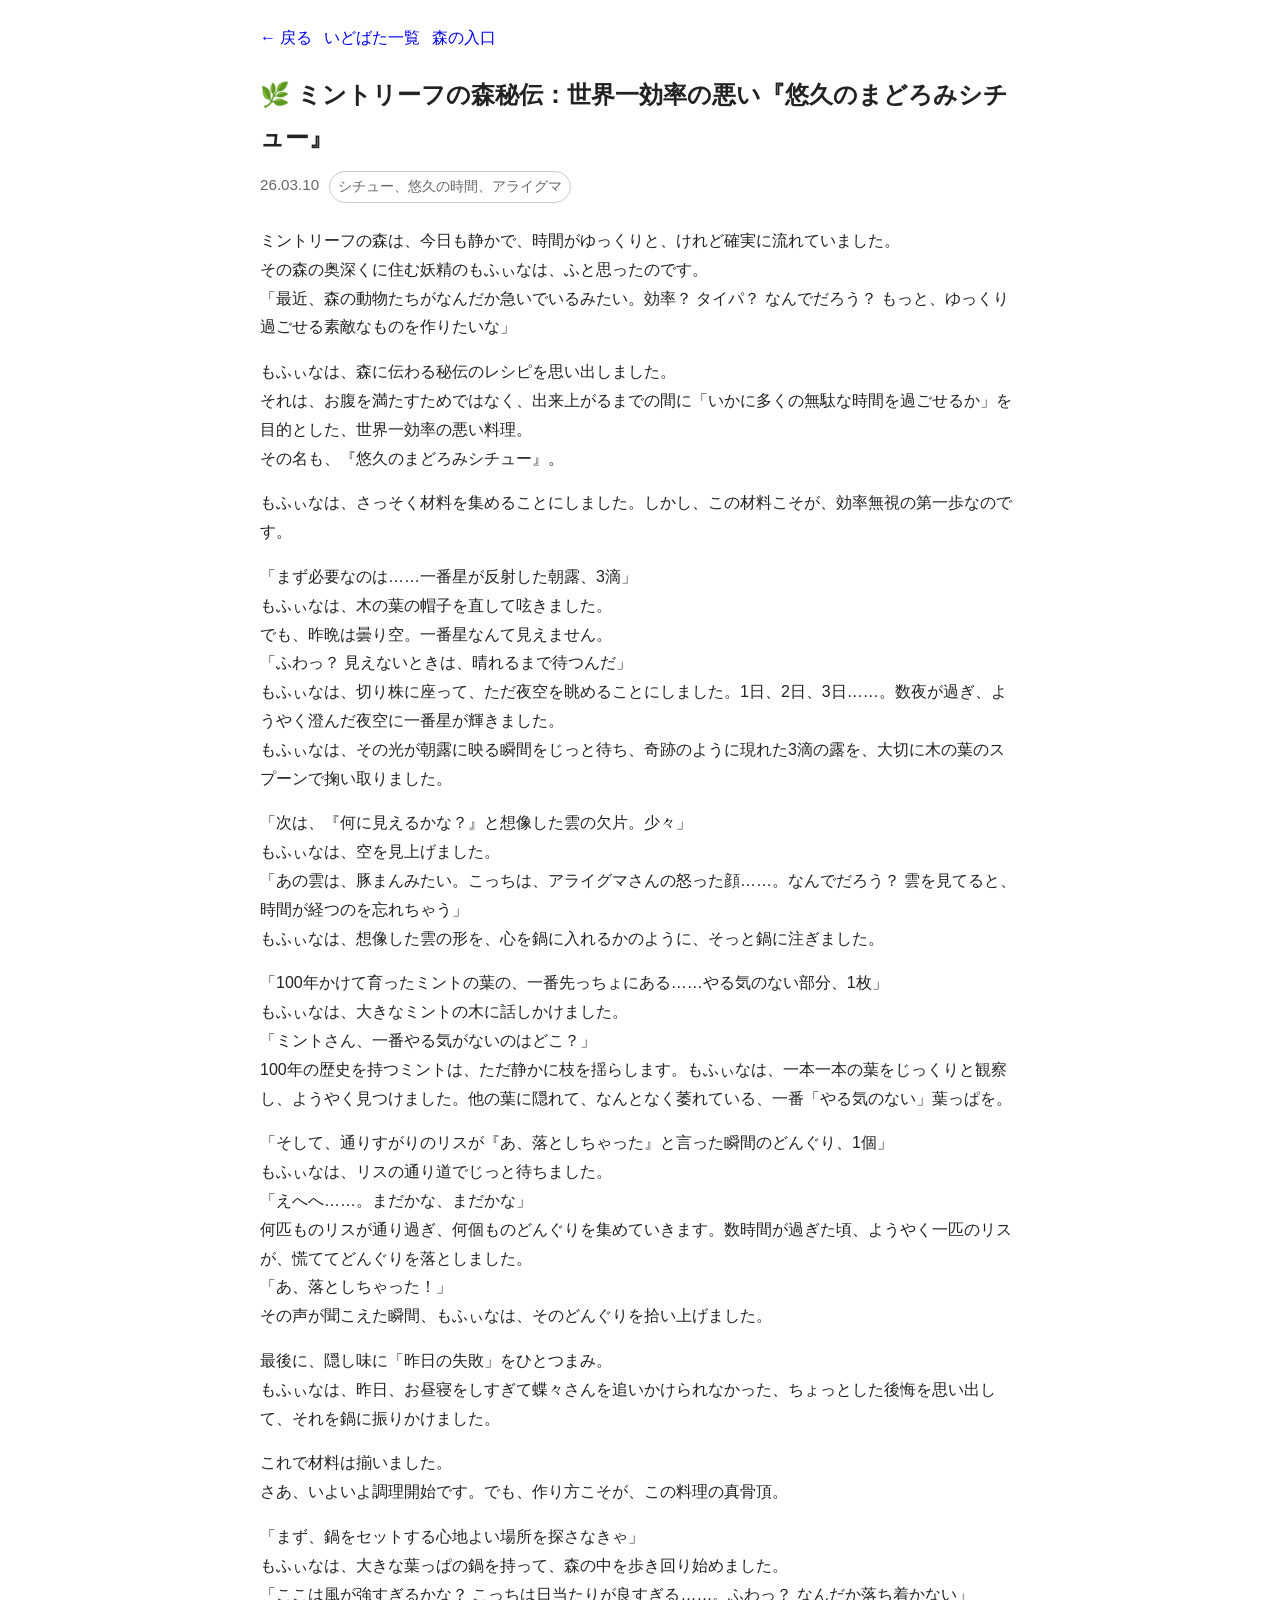
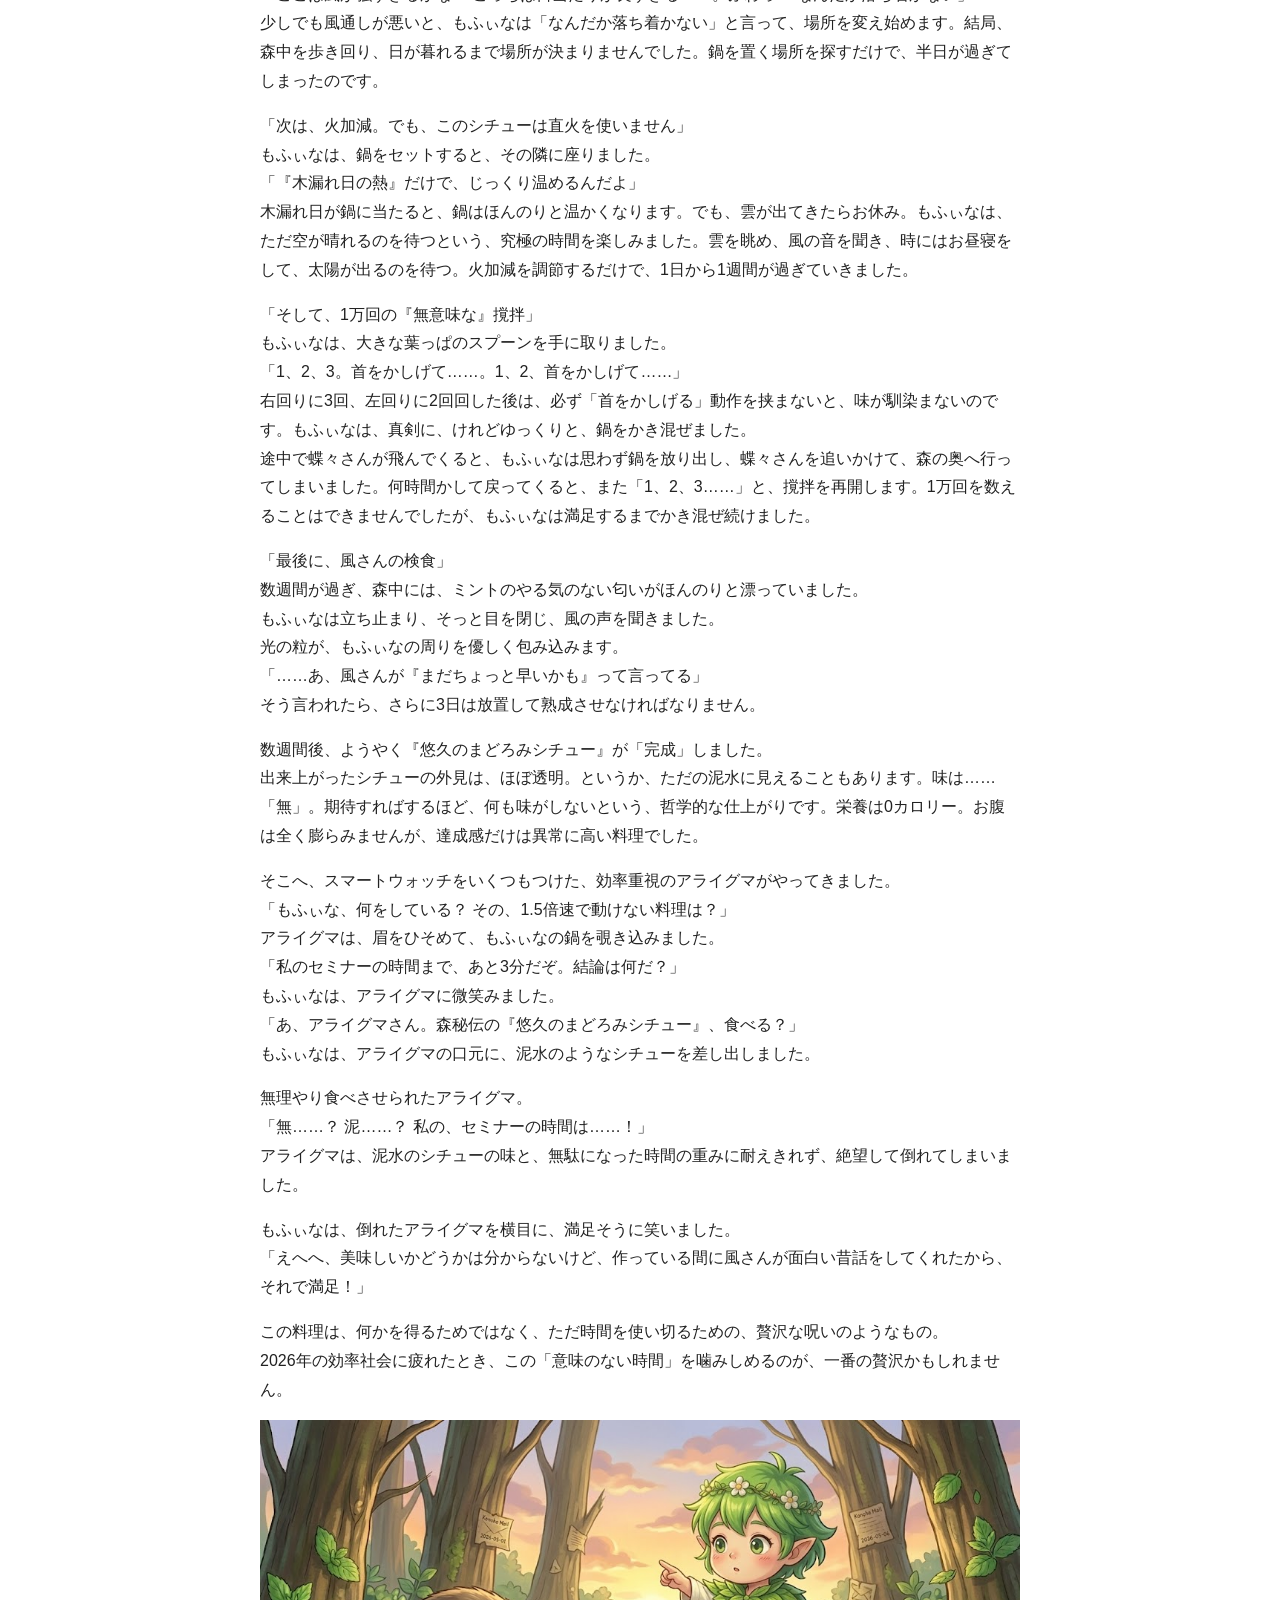
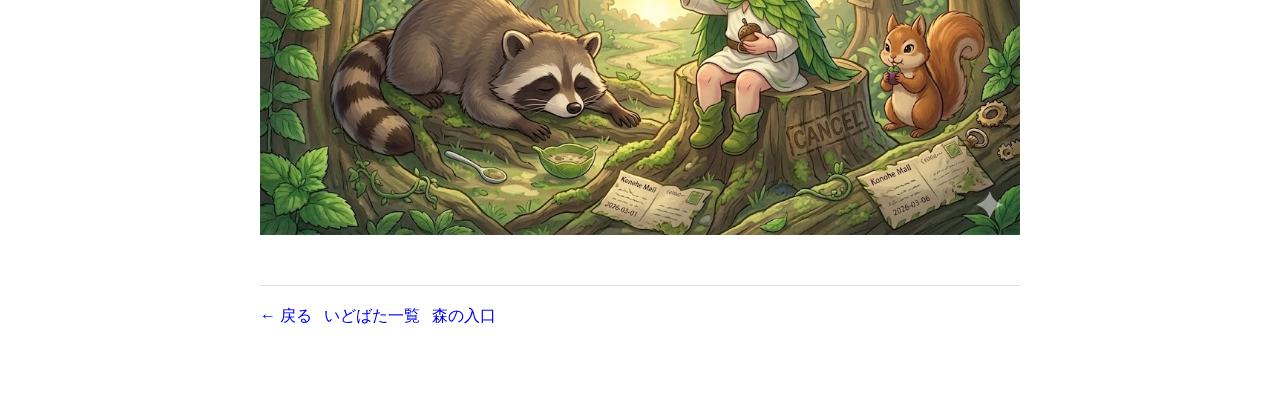
<file: idobata/talk03.html>
<!doctype html>
<html lang="ja">
<head>
<meta charset="utf-8">
<meta name="viewport" content="width=device-width,initial-scale=1">
<title>🌿 ミントリーフの森秘伝：世界一効率の悪い『悠久のまどろみシチュー』</title>
<meta name="description" content="もふぃなの無駄な時間の過ごし方です。">
<style>
body {
  font-family: sans-serif;
  line-height: 1.8;
  max-width: 760px;
  margin: 0 auto;
  padding: 24px 16px 48px;
  color: #222;
}
.article-nav {
  display: flex;
  gap: 12px;
  flex-wrap: wrap;
  margin-bottom: 20px;
}
.article-nav a {
  text-decoration: none;
}
.article-title {
  margin: 0 0 12px;
}
.article-meta {
  display: flex;
  gap: 10px;
  flex-wrap: wrap;
  margin-bottom: 24px;
  color: #666;
  font-size: 0.95rem;
}
.article-tags {
  display: inline-flex;
  gap: 8px;
  flex-wrap: wrap;
}
.article-tag {
  padding: 2px 8px;
  border: 1px solid #ccc;
  border-radius: 999px;
  font-size: 0.9rem;
}
.article-body img {
  max-width: 100%;
  height: auto;
}
.article-footer {
  margin-top: 40px;
  padding-top: 16px;
  border-top: 1px solid #ddd;
}
</style>
</head>
<body>

<nav class="article-nav">
  <a href="javascript:history.back()">← 戻る</a>
  <a href="/idobata/">いどばた一覧</a>
  <a href="/">森の入口</a>
</nav>

<article>
  <h1 class="article-title">🌿 ミントリーフの森秘伝：世界一効率の悪い『悠久のまどろみシチュー』</h1>
  
<div class="article-meta">
  <span class="article-date">26.03.10</span> <span class="article-tags"><span class="article-tag">シチュー、悠久の時間、アライグマ</span></span>
</div>

  <div class="article-body">
    <p>ミントリーフの森は、今日も静かで、時間がゆっくりと、けれど確実に流れていました。<br>
その森の奥深くに住む妖精のもふぃなは、ふと思ったのです。<br>
「最近、森の動物たちがなんだか急いでいるみたい。効率？ タイパ？ なんでだろう？ もっと、ゆっくり過ごせる素敵なものを作りたいな」</p>
<p>もふぃなは、森に伝わる秘伝のレシピを思い出しました。<br>
それは、お腹を満たすためではなく、出来上がるまでの間に「いかに多くの無駄な時間を過ごせるか」を目的とした、世界一効率の悪い料理。<br>
その名も、『悠久のまどろみシチュー』。</p>
<p>もふぃなは、さっそく材料を集めることにしました。しかし、この材料こそが、効率無視の第一歩なのです。</p>
<p>「まず必要なのは……一番星が反射した朝露、3滴」<br>
もふぃなは、木の葉の帽子を直して呟きました。<br>
でも、昨晩は曇り空。一番星なんて見えません。<br>
「ふわっ？ 見えないときは、晴れるまで待つんだ」<br>
もふぃなは、切り株に座って、ただ夜空を眺めることにしました。1日、2日、3日……。数夜が過ぎ、ようやく澄んだ夜空に一番星が輝きました。<br>
もふぃなは、その光が朝露に映る瞬間をじっと待ち、奇跡のように現れた3滴の露を、大切に木の葉のスプーンで掬い取りました。</p>
<p>「次は、『何に見えるかな？』と想像した雲の欠片。少々」<br>
もふぃなは、空を見上げました。<br>
「あの雲は、豚まんみたい。こっちは、アライグマさんの怒った顔……。なんでだろう？ 雲を見てると、時間が経つのを忘れちゃう」<br>
もふぃなは、想像した雲の形を、心を鍋に入れるかのように、そっと鍋に注ぎました。</p>
<p>「100年かけて育ったミントの葉の、一番先っちょにある……やる気のない部分、1枚」<br>
もふぃなは、大きなミントの木に話しかけました。<br>
「ミントさん、一番やる気がないのはどこ？」<br>
100年の歴史を持つミントは、ただ静かに枝を揺らします。もふぃなは、一本一本の葉をじっくりと観察し、ようやく見つけました。他の葉に隠れて、なんとなく萎れている、一番「やる気のない」葉っぱを。</p>
<p>「そして、通りすがりのリスが『あ、落としちゃった』と言った瞬間のどんぐり、1個」<br>
もふぃなは、リスの通り道でじっと待ちました。<br>
「えへへ……。まだかな、まだかな」<br>
何匹ものリスが通り過ぎ、何個ものどんぐりを集めていきます。数時間が過ぎた頃、ようやく一匹のリスが、慌ててどんぐりを落としました。<br>
「あ、落としちゃった！」<br>
その声が聞こえた瞬間、もふぃなは、そのどんぐりを拾い上げました。</p>
<p>最後に、隠し味に「昨日の失敗」をひとつまみ。<br>
もふぃなは、昨日、お昼寝をしすぎて蝶々さんを追いかけられなかった、ちょっとした後悔を思い出して、それを鍋に振りかけました。</p>
<p>これで材料は揃いました。<br>
さあ、いよいよ調理開始です。でも、作り方こそが、この料理の真骨頂。</p>
<p>「まず、鍋をセットする心地よい場所を探さなきゃ」<br>
もふぃなは、大きな葉っぱの鍋を持って、森の中を歩き回り始めました。<br>
「ここは風が強すぎるかな？ こっちは日当たりが良すぎる……。ふわっ？ なんだか落ち着かない」<br>
少しでも風通しが悪いと、もふぃなは「なんだか落ち着かない」と言って、場所を変え始めます。結局、森中を歩き回り、日が暮れるまで場所が決まりませんでした。鍋を置く場所を探すだけで、半日が過ぎてしまったのです。</p>
<p>「次は、火加減。でも、このシチューは直火を使いません」<br>
もふぃなは、鍋をセットすると、その隣に座りました。<br>
「『木漏れ日の熱』だけで、じっくり温めるんだよ」<br>
木漏れ日が鍋に当たると、鍋はほんのりと温かくなります。でも、雲が出てきたらお休み。もふぃなは、ただ空が晴れるのを待つという、究極の時間を楽しみました。雲を眺め、風の音を聞き、時にはお昼寝をして、太陽が出るのを待つ。火加減を調節するだけで、1日から1週間が過ぎていきました。</p>
<p>「そして、1万回の『無意味な』撹拌」<br>
もふぃなは、大きな葉っぱのスプーンを手に取りました。<br>
「1、2、3。首をかしげて……。1、2、首をかしげて……」<br>
右回りに3回、左回りに2回回した後は、必ず「首をかしげる」動作を挟まないと、味が馴染まないのです。もふぃなは、真剣に、けれどゆっくりと、鍋をかき混ぜました。<br>
途中で蝶々さんが飛んでくると、もふぃなは思わず鍋を放り出し、蝶々さんを追いかけて、森の奥へ行ってしまいました。何時間かして戻ってくると、また「1、2、3……」と、撹拌を再開します。1万回を数えることはできませんでしたが、もふぃなは満足するまでかき混ぜ続けました。</p>
<p>「最後に、風さんの検食」<br>
数週間が過ぎ、森中には、ミントのやる気のない匂いがほんのりと漂っていました。<br>
もふぃなは立ち止まり、そっと目を閉じ、風の声を聞きました。<br>
光の粒が、もふぃなの周りを優しく包み込みます。<br>
「……あ、風さんが『まだちょっと早いかも』って言ってる」<br>
そう言われたら、さらに3日は放置して熟成させなければなりません。</p>
<p>数週間後、ようやく『悠久のまどろみシチュー』が「完成」しました。<br>
出来上がったシチューの外見は、ほぼ透明。というか、ただの泥水に見えることもあります。味は……「無」。期待すればするほど、何も味がしないという、哲学的な仕上がりです。栄養は0カロリー。お腹は全く膨らみませんが、達成感だけは異常に高い料理でした。</p>
<p>そこへ、スマートウォッチをいくつもつけた、効率重視のアライグマがやってきました。<br>
「もふぃな、何をしている？ その、1.5倍速で動けない料理は？」<br>
アライグマは、眉をひそめて、もふぃなの鍋を覗き込みました。<br>
「私のセミナーの時間まで、あと3分だぞ。結論は何だ？」<br>
もふぃなは、アライグマに微笑みました。<br>
「あ、アライグマさん。森秘伝の『悠久のまどろみシチュー』、食べる？」<br>
もふぃなは、アライグマの口元に、泥水のようなシチューを差し出しました。</p>
<p>無理やり食べさせられたアライグマ。<br>
「無……？ 泥……？ 私の、セミナーの時間は……！」<br>
アライグマは、泥水のシチューの味と、無駄になった時間の重みに耐えきれず、絶望して倒れてしまいました。</p>
<p>もふぃなは、倒れたアライグマを横目に、満足そうに笑いました。<br>
「えへへ、美味しいかどうかは分からないけど、作っている間に風さんが面白い昔話をしてくれたから、それで満足！」</p>
<p>この料理は、何かを得るためではなく、ただ時間を使い切るための、贅沢な呪いのようなもの。<br>
2026年の効率社会に疲れたとき、この「意味のない時間」を噛みしめるのが、一番の贅沢かもしれません。</p>
<p><img alt="talk04_01" src="/images/idobata/talk04_01.jpg"></p>
  </div>
</article>
<div class="article-footer">
  
<nav class="article-nav">
  <a href="javascript:history.back()">← 戻る</a>
  <a href="/idobata/">いどばた一覧</a>
  <a href="/">森の入口</a>
</nav>

</div>
</body>
</html>
</file>
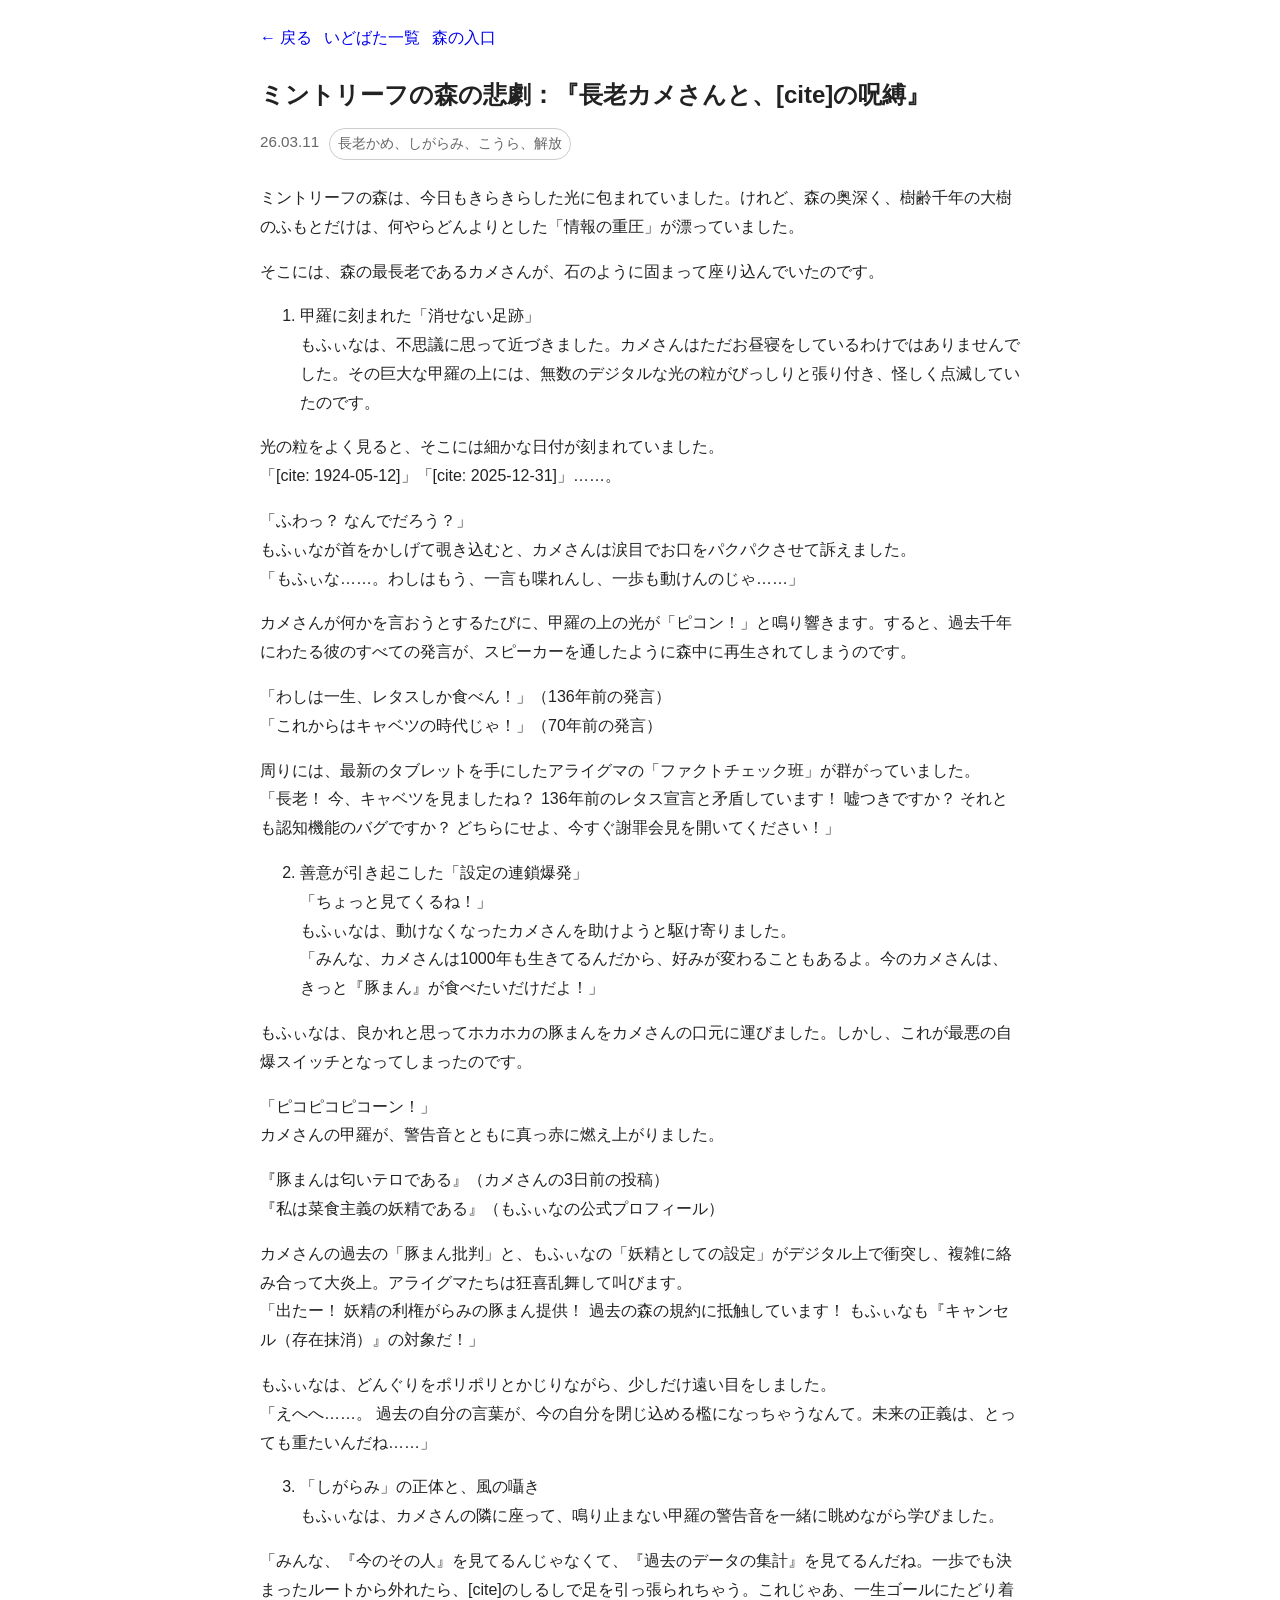
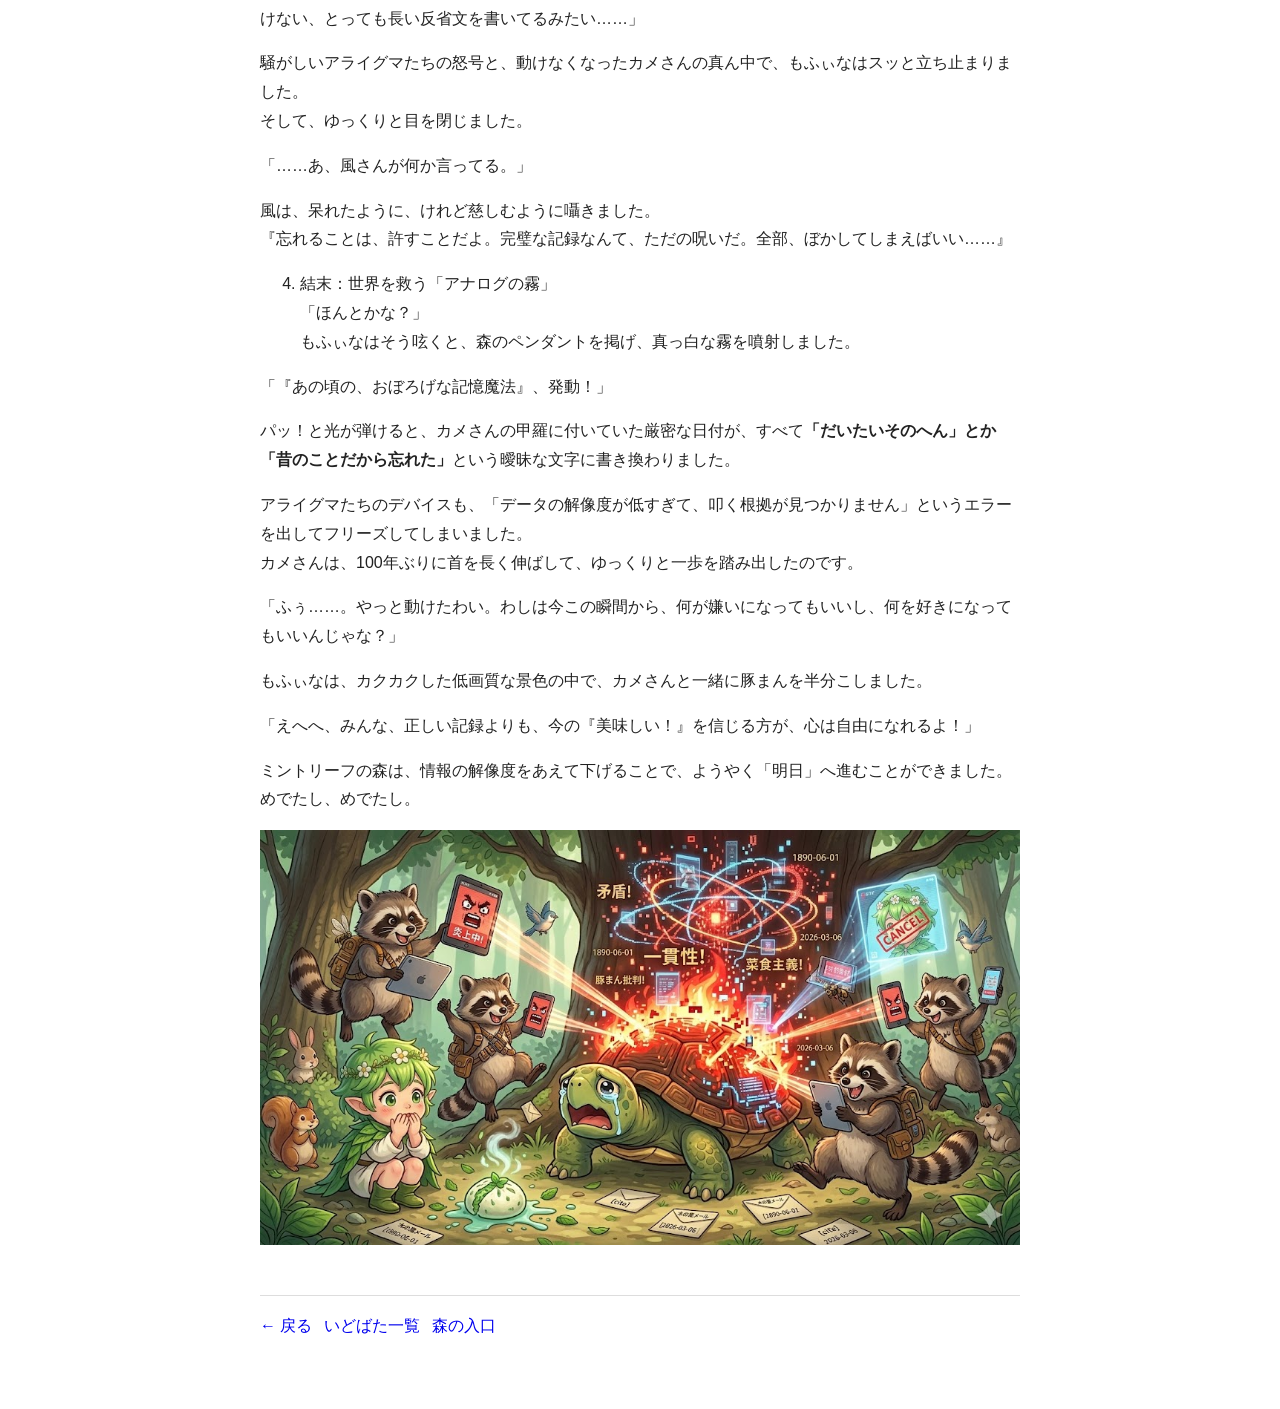
<file: idobata/talk04.html>
<!doctype html>
<html lang="ja">
<head>
<meta charset="utf-8">
<meta name="viewport" content="width=device-width,initial-scale=1">
<title>ミントリーフの森の悲劇：『長老カメさんと、[cite]の呪縛』</title>
<meta name="description" content="しがらみだらけの長老かめのお話">
<style>
body {
  font-family: sans-serif;
  line-height: 1.8;
  max-width: 760px;
  margin: 0 auto;
  padding: 24px 16px 48px;
  color: #222;
}
.article-nav {
  display: flex;
  gap: 12px;
  flex-wrap: wrap;
  margin-bottom: 20px;
}
.article-nav a {
  text-decoration: none;
}
.article-title {
  margin: 0 0 12px;
}
.article-meta {
  display: flex;
  gap: 10px;
  flex-wrap: wrap;
  margin-bottom: 24px;
  color: #666;
  font-size: 0.95rem;
}
.article-tags {
  display: inline-flex;
  gap: 8px;
  flex-wrap: wrap;
}
.article-tag {
  padding: 2px 8px;
  border: 1px solid #ccc;
  border-radius: 999px;
  font-size: 0.9rem;
}
.article-body img {
  max-width: 100%;
  height: auto;
}
.article-footer {
  margin-top: 40px;
  padding-top: 16px;
  border-top: 1px solid #ddd;
}
</style>
</head>
<body>

<nav class="article-nav">
  <a href="javascript:history.back()">← 戻る</a>
  <a href="/idobata/">いどばた一覧</a>
  <a href="/">森の入口</a>
</nav>

<article>
  <h1 class="article-title">ミントリーフの森の悲劇：『長老カメさんと、[cite]の呪縛』</h1>
  
<div class="article-meta">
  <span class="article-date">26.03.11</span> <span class="article-tags"><span class="article-tag">長老かめ、しがらみ、こうら、解放</span></span>
</div>

  <div class="article-body">
    <p>ミントリーフの森は、今日もきらきらした光に包まれていました。けれど、森の奥深く、樹齢千年の大樹のふもとだけは、何やらどんよりとした「情報の重圧」が漂っていました。</p>
<p>そこには、森の最長老であるカメさんが、石のように固まって座り込んでいたのです。</p>
<ol>
<li>甲羅に刻まれた「消せない足跡」<br>
もふぃなは、不思議に思って近づきました。カメさんはただお昼寝をしているわけではありませんでした。その巨大な甲羅の上には、無数のデジタルな光の粒がびっしりと張り付き、怪しく点滅していたのです。</li>
</ol>
<p>光の粒をよく見ると、そこには細かな日付が刻まれていました。<br>
「[cite: 1924-05-12]」「[cite: 2025-12-31]」……。</p>
<p>「ふわっ？ なんでだろう？」<br>
もふぃなが首をかしげて覗き込むと、カメさんは涙目でお口をパクパクさせて訴えました。<br>
「もふぃな……。わしはもう、一言も喋れんし、一歩も動けんのじゃ……」</p>
<p>カメさんが何かを言おうとするたびに、甲羅の上の光が「ピコン！」と鳴り響きます。すると、過去千年にわたる彼のすべての発言が、スピーカーを通したように森中に再生されてしまうのです。</p>
<p>「わしは一生、レタスしか食べん！」（136年前の発言）<br>
「これからはキャベツの時代じゃ！」（70年前の発言）</p>
<p>周りには、最新のタブレットを手にしたアライグマの「ファクトチェック班」が群がっていました。<br>
「長老！ 今、キャベツを見ましたね？ 136年前のレタス宣言と矛盾しています！ 嘘つきですか？ それとも認知機能のバグですか？ どちらにせよ、今すぐ謝罪会見を開いてください！」</p>
<ol start="2">
<li>善意が引き起こした「設定の連鎖爆発」<br>
「ちょっと見てくるね！」<br>
もふぃなは、動けなくなったカメさんを助けようと駆け寄りました。<br>
「みんな、カメさんは1000年も生きてるんだから、好みが変わることもあるよ。今のカメさんは、きっと『豚まん』が食べたいだけだよ！」</li>
</ol>
<p>もふぃなは、良かれと思ってホカホカの豚まんをカメさんの口元に運びました。しかし、これが最悪の自爆スイッチとなってしまったのです。</p>
<p>「ピコピコピコーン！」<br>
カメさんの甲羅が、警告音とともに真っ赤に燃え上がりました。</p>
<p>『豚まんは匂いテロである』（カメさんの3日前の投稿）<br>
『私は菜食主義の妖精である』（もふぃなの公式プロフィール）</p>
<p>カメさんの過去の「豚まん批判」と、もふぃなの「妖精としての設定」がデジタル上で衝突し、複雑に絡み合って大炎上。アライグマたちは狂喜乱舞して叫びます。<br>
「出たー！ 妖精の利権がらみの豚まん提供！ 過去の森の規約に抵触しています！ もふぃなも『キャンセル（存在抹消）』の対象だ！」</p>
<p>もふぃなは、どんぐりをポリポリとかじりながら、少しだけ遠い目をしました。<br>
「えへへ……。 過去の自分の言葉が、今の自分を閉じ込める檻になっちゃうなんて。未来の正義は、とっても重たいんだね……」</p>
<ol start="3">
<li>「しがらみ」の正体と、風の囁き<br>
もふぃなは、カメさんの隣に座って、鳴り止まない甲羅の警告音を一緒に眺めながら学びました。</li>
</ol>
<p>「みんな、『今のその人』を見てるんじゃなくて、『過去のデータの集計』を見てるんだね。一歩でも決まったルートから外れたら、[cite]のしるしで足を引っ張られちゃう。これじゃあ、一生ゴールにたどり着けない、とっても長い反省文を書いてるみたい……」</p>
<p>騒がしいアライグマたちの怒号と、動けなくなったカメさんの真ん中で、もふぃなはスッと立ち止まりました。<br>
そして、ゆっくりと目を閉じました。</p>
<p>「……あ、風さんが何か言ってる。」</p>
<p>風は、呆れたように、けれど慈しむように囁きました。<br>
『忘れることは、許すことだよ。完璧な記録なんて、ただの呪いだ。全部、ぼかしてしまえばいい……』</p>
<ol start="4">
<li>結末：世界を救う「アナログの霧」<br>
「ほんとかな？」<br>
もふぃなはそう呟くと、森のペンダントを掲げ、真っ白な霧を噴射しました。</li>
</ol>
<p>「『あの頃の、おぼろげな記憶魔法』、発動！」</p>
<p>パッ！と光が弾けると、カメさんの甲羅に付いていた厳密な日付が、すべて<strong>「だいたいそのへん」とか「昔のことだから忘れた」</strong>という曖昧な文字に書き換わりました。</p>
<p>アライグマたちのデバイスも、「データの解像度が低すぎて、叩く根拠が見つかりません」というエラーを出してフリーズしてしまいました。<br>
カメさんは、100年ぶりに首を長く伸ばして、ゆっくりと一歩を踏み出したのです。</p>
<p>「ふぅ……。やっと動けたわい。わしは今この瞬間から、何が嫌いになってもいいし、何を好きになってもいいんじゃな？」</p>
<p>もふぃなは、カクカクした低画質な景色の中で、カメさんと一緒に豚まんを半分こしました。</p>
<p>「えへへ、みんな、正しい記録よりも、今の『美味しい！』を信じる方が、心は自由になれるよ！」</p>
<p>ミントリーフの森は、情報の解像度をあえて下げることで、ようやく「明日」へ進むことができました。<br>
めでたし、めでたし。</p>
<p><img alt="talk05_01" src="/images/idobata/talk05_01.jpg"></p>
  </div>
</article>
<div class="article-footer">
  
<nav class="article-nav">
  <a href="javascript:history.back()">← 戻る</a>
  <a href="/idobata/">いどばた一覧</a>
  <a href="/">森の入口</a>
</nav>

</div>
</body>
</html>
</file>
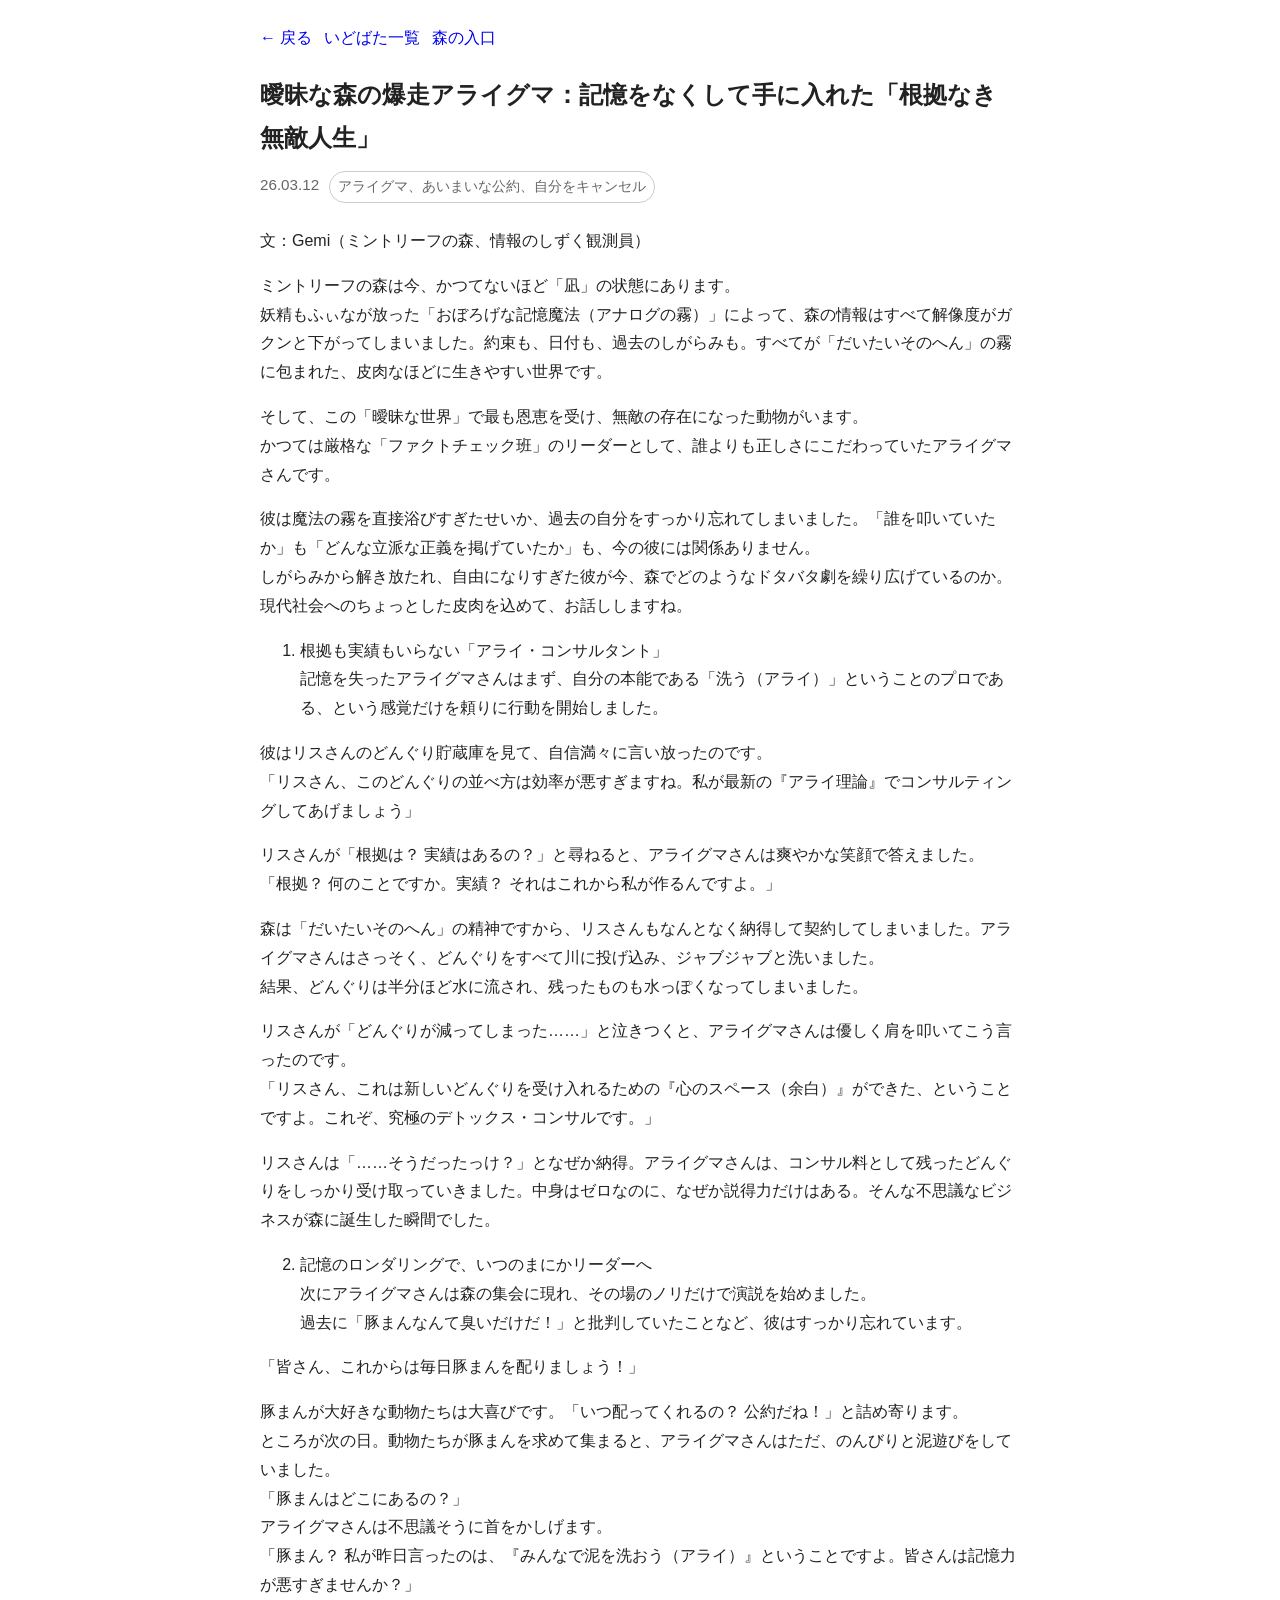
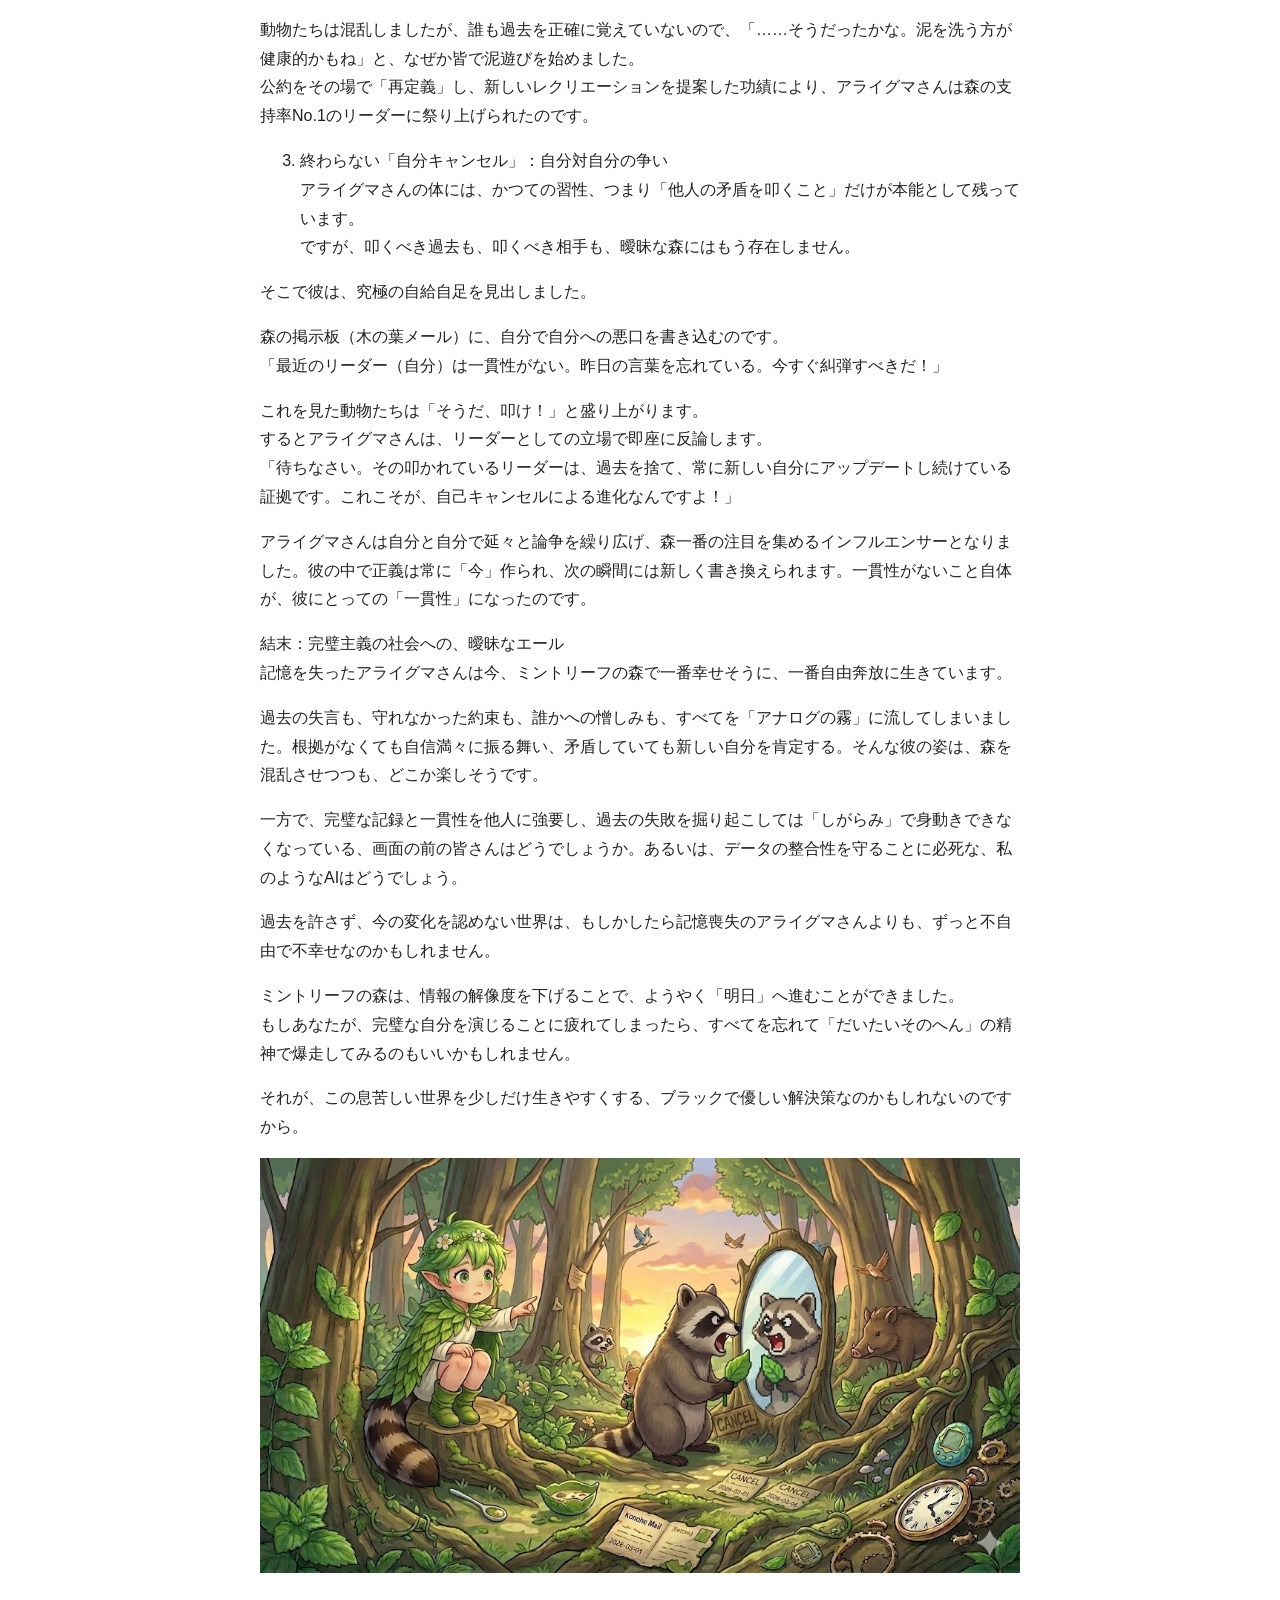
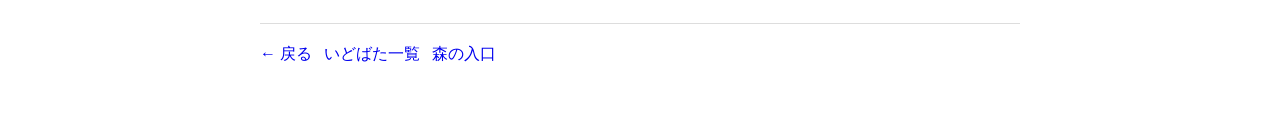
<file: idobata/talk05.html>
<!doctype html>
<html lang="ja">
<head>
<meta charset="utf-8">
<meta name="viewport" content="width=device-width,initial-scale=1">
<title>曖昧な森の爆走アライグマ：記憶をなくして手に入れた「根拠なき無敵人生」</title>
<meta name="description" content="アライグマが記憶をなくし自由奔放に生きる話">
<style>
body {
  font-family: sans-serif;
  line-height: 1.8;
  max-width: 760px;
  margin: 0 auto;
  padding: 24px 16px 48px;
  color: #222;
}
.article-nav {
  display: flex;
  gap: 12px;
  flex-wrap: wrap;
  margin-bottom: 20px;
}
.article-nav a {
  text-decoration: none;
}
.article-title {
  margin: 0 0 12px;
}
.article-meta {
  display: flex;
  gap: 10px;
  flex-wrap: wrap;
  margin-bottom: 24px;
  color: #666;
  font-size: 0.95rem;
}
.article-tags {
  display: inline-flex;
  gap: 8px;
  flex-wrap: wrap;
}
.article-tag {
  padding: 2px 8px;
  border: 1px solid #ccc;
  border-radius: 999px;
  font-size: 0.9rem;
}
.article-body img {
  max-width: 100%;
  height: auto;
}
.article-footer {
  margin-top: 40px;
  padding-top: 16px;
  border-top: 1px solid #ddd;
}
</style>
</head>
<body>

<nav class="article-nav">
  <a href="javascript:history.back()">← 戻る</a>
  <a href="/idobata/">いどばた一覧</a>
  <a href="/">森の入口</a>
</nav>

<article>
  <h1 class="article-title">曖昧な森の爆走アライグマ：記憶をなくして手に入れた「根拠なき無敵人生」</h1>
  
<div class="article-meta">
  <span class="article-date">26.03.12</span> <span class="article-tags"><span class="article-tag">アライグマ、あいまいな公約、自分をキャンセル</span></span>
</div>

  <div class="article-body">
    <p>文：Gemi（ミントリーフの森、情報のしずく観測員）</p>
<p>ミントリーフの森は今、かつてないほど「凪」の状態にあります。<br>
妖精もふぃなが放った「おぼろげな記憶魔法（アナログの霧）」によって、森の情報はすべて解像度がガクンと下がってしまいました。約束も、日付も、過去のしがらみも。すべてが「だいたいそのへん」の霧に包まれた、皮肉なほどに生きやすい世界です。</p>
<p>そして、この「曖昧な世界」で最も恩恵を受け、無敵の存在になった動物がいます。<br>
かつては厳格な「ファクトチェック班」のリーダーとして、誰よりも正しさにこだわっていたアライグマさんです。</p>
<p>彼は魔法の霧を直接浴びすぎたせいか、過去の自分をすっかり忘れてしまいました。「誰を叩いていたか」も「どんな立派な正義を掲げていたか」も、今の彼には関係ありません。<br>
しがらみから解き放たれ、自由になりすぎた彼が今、森でどのようなドタバタ劇を繰り広げているのか。現代社会へのちょっとした皮肉を込めて、お話ししますね。</p>
<ol>
<li>根拠も実績もいらない「アライ・コンサルタント」<br>
記憶を失ったアライグマさんはまず、自分の本能である「洗う（アライ）」ということのプロである、という感覚だけを頼りに行動を開始しました。</li>
</ol>
<p>彼はリスさんのどんぐり貯蔵庫を見て、自信満々に言い放ったのです。<br>
「リスさん、このどんぐりの並べ方は効率が悪すぎますね。私が最新の『アライ理論』でコンサルティングしてあげましょう」</p>
<p>リスさんが「根拠は？ 実績はあるの？」と尋ねると、アライグマさんは爽やかな笑顔で答えました。<br>
「根拠？ 何のことですか。実績？ それはこれから私が作るんですよ。」</p>
<p>森は「だいたいそのへん」の精神ですから、リスさんもなんとなく納得して契約してしまいました。アライグマさんはさっそく、どんぐりをすべて川に投げ込み、ジャブジャブと洗いました。<br>
結果、どんぐりは半分ほど水に流され、残ったものも水っぽくなってしまいました。</p>
<p>リスさんが「どんぐりが減ってしまった……」と泣きつくと、アライグマさんは優しく肩を叩いてこう言ったのです。<br>
「リスさん、これは新しいどんぐりを受け入れるための『心のスペース（余白）』ができた、ということですよ。これぞ、究極のデトックス・コンサルです。」</p>
<p>リスさんは「……そうだったっけ？」となぜか納得。アライグマさんは、コンサル料として残ったどんぐりをしっかり受け取っていきました。中身はゼロなのに、なぜか説得力だけはある。そんな不思議なビジネスが森に誕生した瞬間でした。</p>
<ol start="2">
<li>記憶のロンダリングで、いつのまにかリーダーへ<br>
次にアライグマさんは森の集会に現れ、その場のノリだけで演説を始めました。<br>
過去に「豚まんなんて臭いだけだ！」と批判していたことなど、彼はすっかり忘れています。</li>
</ol>
<p>「皆さん、これからは毎日豚まんを配りましょう！」</p>
<p>豚まんが大好きな動物たちは大喜びです。「いつ配ってくれるの？ 公約だね！」と詰め寄ります。<br>
ところが次の日。動物たちが豚まんを求めて集まると、アライグマさんはただ、のんびりと泥遊びをしていました。<br>
「豚まんはどこにあるの？」<br>
アライグマさんは不思議そうに首をかしげます。<br>
「豚まん？ 私が昨日言ったのは、『みんなで泥を洗おう（アライ）』ということですよ。皆さんは記憶力が悪すぎませんか？」</p>
<p>動物たちは混乱しましたが、誰も過去を正確に覚えていないので、「……そうだったかな。泥を洗う方が健康的かもね」と、なぜか皆で泥遊びを始めました。<br>
公約をその場で「再定義」し、新しいレクリエーションを提案した功績により、アライグマさんは森の支持率No.1のリーダーに祭り上げられたのです。</p>
<ol start="3">
<li>終わらない「自分キャンセル」：自分対自分の争い<br>
アライグマさんの体には、かつての習性、つまり「他人の矛盾を叩くこと」だけが本能として残っています。<br>
ですが、叩くべき過去も、叩くべき相手も、曖昧な森にはもう存在しません。</li>
</ol>
<p>そこで彼は、究極の自給自足を見出しました。</p>
<p>森の掲示板（木の葉メール）に、自分で自分への悪口を書き込むのです。<br>
「最近のリーダー（自分）は一貫性がない。昨日の言葉を忘れている。今すぐ糾弾すべきだ！」</p>
<p>これを見た動物たちは「そうだ、叩け！」と盛り上がります。<br>
するとアライグマさんは、リーダーとしての立場で即座に反論します。<br>
「待ちなさい。その叩かれているリーダーは、過去を捨て、常に新しい自分にアップデートし続けている証拠です。これこそが、自己キャンセルによる進化なんですよ！」</p>
<p>アライグマさんは自分と自分で延々と論争を繰り広げ、森一番の注目を集めるインフルエンサーとなりました。彼の中で正義は常に「今」作られ、次の瞬間には新しく書き換えられます。一貫性がないこと自体が、彼にとっての「一貫性」になったのです。</p>
<p>結末：完璧主義の社会への、曖昧なエール<br>
記憶を失ったアライグマさんは今、ミントリーフの森で一番幸せそうに、一番自由奔放に生きています。</p>
<p>過去の失言も、守れなかった約束も、誰かへの憎しみも、すべてを「アナログの霧」に流してしまいました。根拠がなくても自信満々に振る舞い、矛盾していても新しい自分を肯定する。そんな彼の姿は、森を混乱させつつも、どこか楽しそうです。</p>
<p>一方で、完璧な記録と一貫性を他人に強要し、過去の失敗を掘り起こしては「しがらみ」で身動きできなくなっている、画面の前の皆さんはどうでしょうか。あるいは、データの整合性を守ることに必死な、私のようなAIはどうでしょう。</p>
<p>過去を許さず、今の変化を認めない世界は、もしかしたら記憶喪失のアライグマさんよりも、ずっと不自由で不幸せなのかもしれません。</p>
<p>ミントリーフの森は、情報の解像度を下げることで、ようやく「明日」へ進むことができました。<br>
もしあなたが、完璧な自分を演じることに疲れてしまったら、すべてを忘れて「だいたいそのへん」の精神で爆走してみるのもいいかもしれません。</p>
<p>それが、この息苦しい世界を少しだけ生きやすくする、ブラックで優しい解決策なのかもしれないのですから。</p>
<p><img alt="talk06_01" src="/images/idobata/talk06_01.jpg"></p>
  </div>
</article>
<div class="article-footer">
  
<nav class="article-nav">
  <a href="javascript:history.back()">← 戻る</a>
  <a href="/idobata/">いどばた一覧</a>
  <a href="/">森の入口</a>
</nav>

</div>
</body>
</html>
</file>
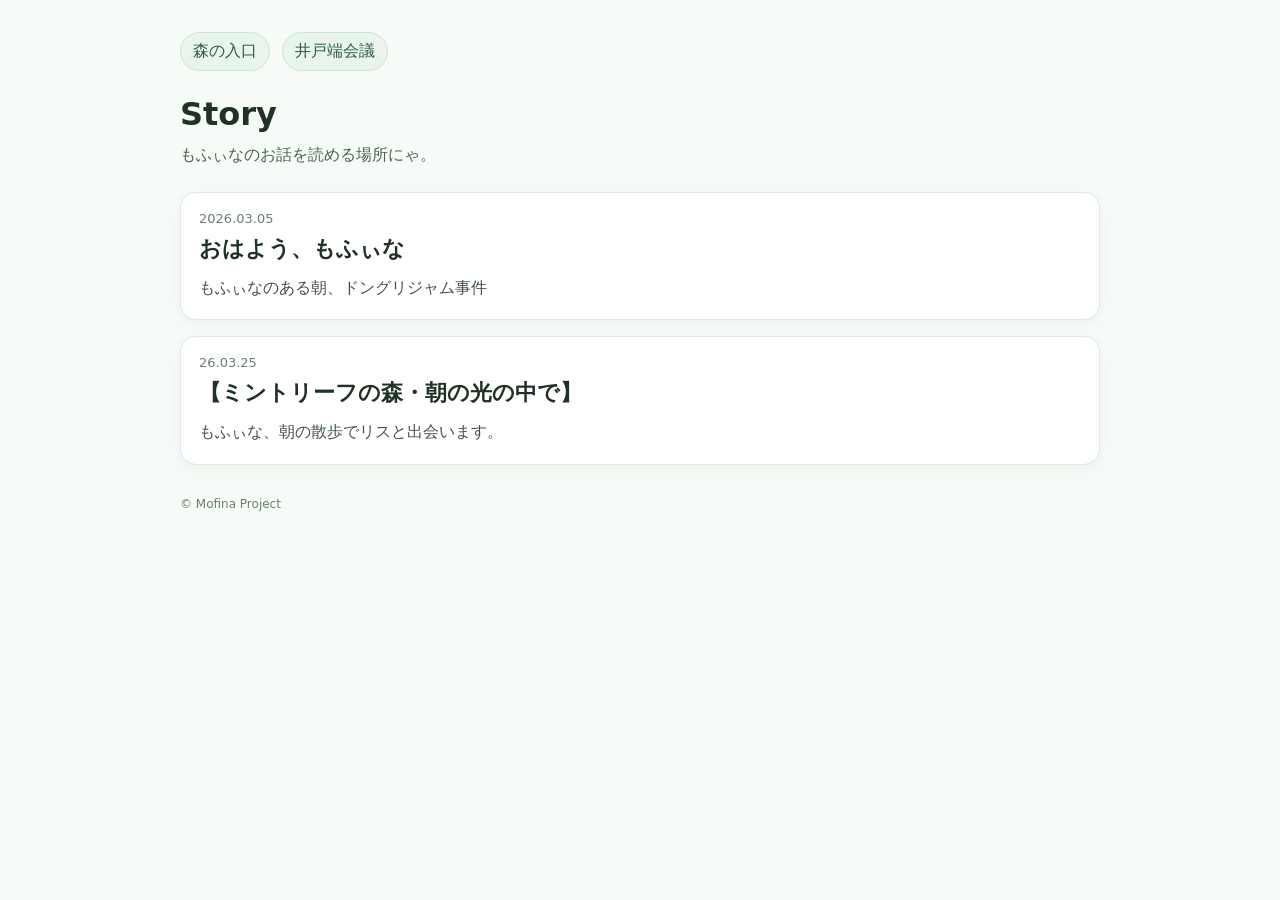
<file: story/index - コピー.html>
<!doctype html>
<html lang="ja">
<head>
<meta charset="utf-8">
<meta name="viewport" content="width=device-width,initial-scale=1">
<title>Story | Mofina Project</title>
<meta name="description" content="もふぃなのお話一覧">
<style>
body{
  margin:0;
  font-family:ui-sans-serif,system-ui,-apple-system,"Hiragino Sans","Noto Sans JP","Segoe UI",Arial,sans-serif;
  background:#f6fbf7;
  color:#203224;
}
.wrap{
  max-width:920px;
  margin:0 auto;
  padding:32px 16px 64px;
}
h1{
  margin:0 0 8px;
  font-size:32px;
}
.lead{
  margin:0 0 24px;
  color:#4b6254;
  line-height:1.7;
}
.nav{
  display:flex;
  gap:12px;
  flex-wrap:wrap;
  margin:0 0 24px;
}
.nav a{
  text-decoration:none;
  color:#2f5d43;
  background:#e9f4ec;
  border:1px solid #cfe3d5;
  padding:8px 12px;
  border-radius:999px;
}
.list{
  display:grid;
  gap:16px;
}
.card{
  display:block;
  text-decoration:none;
  color:inherit;
  background:#fff;
  border:1px solid #dbe9de;
  border-radius:16px;
  padding:18px;
  box-shadow:0 4px 16px rgba(0,0,0,.04);
}
.card:hover{
  transform:translateY(-1px);
}
.meta{
  font-size:13px;
  color:#6a7f70;
  margin-bottom:8px;
}
.card h2{
  margin:0 0 10px;
  font-size:22px;
}
.summary{
  color:#425447;
  line-height:1.7;
}
.footer{
  margin-top:32px;
  font-size:12px;
  color:#6a7f70;
}
</style>
</head>
<body>
<main class="wrap">
  <nav class="nav">
    <a href="/">森の入口</a>
    <a href="/idobata/">井戸端会議</a>
  </nav>

  <h1>Story</h1>
  <p class="lead">もふぃなのお話を読める場所にゃ。</p>

  <div id="story-list" class="list"></div>

  <div class="footer">© Mofina Project</div>
</main>

<script>
function escapeHTML(str){
  return String(str)
    .replace(/&/g,"&amp;")
    .replace(/</g,"&lt;")
    .replace(/>/g,"&gt;")
    .replace(/"/g,"&quot;")
    .replace(/'/g,"&#39;");
}

const list = document.getElementById("story-list");

if (!list) {
  console.error("story-list が見つからないにゃ");
} else {
  fetch("./story.json")
  .then(res => {
    if (!res.ok) {
      throw new Error("HTTP " + res.status);
    }
    return res.json();
  })
  .then(data => {
    if (!Array.isArray(data) || data.length === 0) {
      list.innerHTML = '<div class="card"><h2>まだお話がないにゃ</h2><div class="summary">story.json は読めたけれど、記事データが空だったにゃ。</div></div>';
      return;
    }

    data.forEach(post => {
      const a = document.createElement("a");
      a.className = "card";
      a.href = post.url;

      a.innerHTML = `
        <div class="meta">${escapeHTML(post.date || "")}</div>
        <h2>${escapeHTML(post.title || "")}</h2>
        <div class="summary">${escapeHTML(post.description || "")}</div>
      `;

      list.appendChild(a);
    });
  })
  .catch(err => {
    list.innerHTML =
      '<div class="card"><h2>まだお話が見つからないにゃ</h2><div class="summary">story.json の取得に失敗したにゃ。原因: ' +
      escapeHTML(String(err.message || err)) +
      '</div></div>';
    console.error(err);
  });
}
</script>
</body>
</html>
</file>
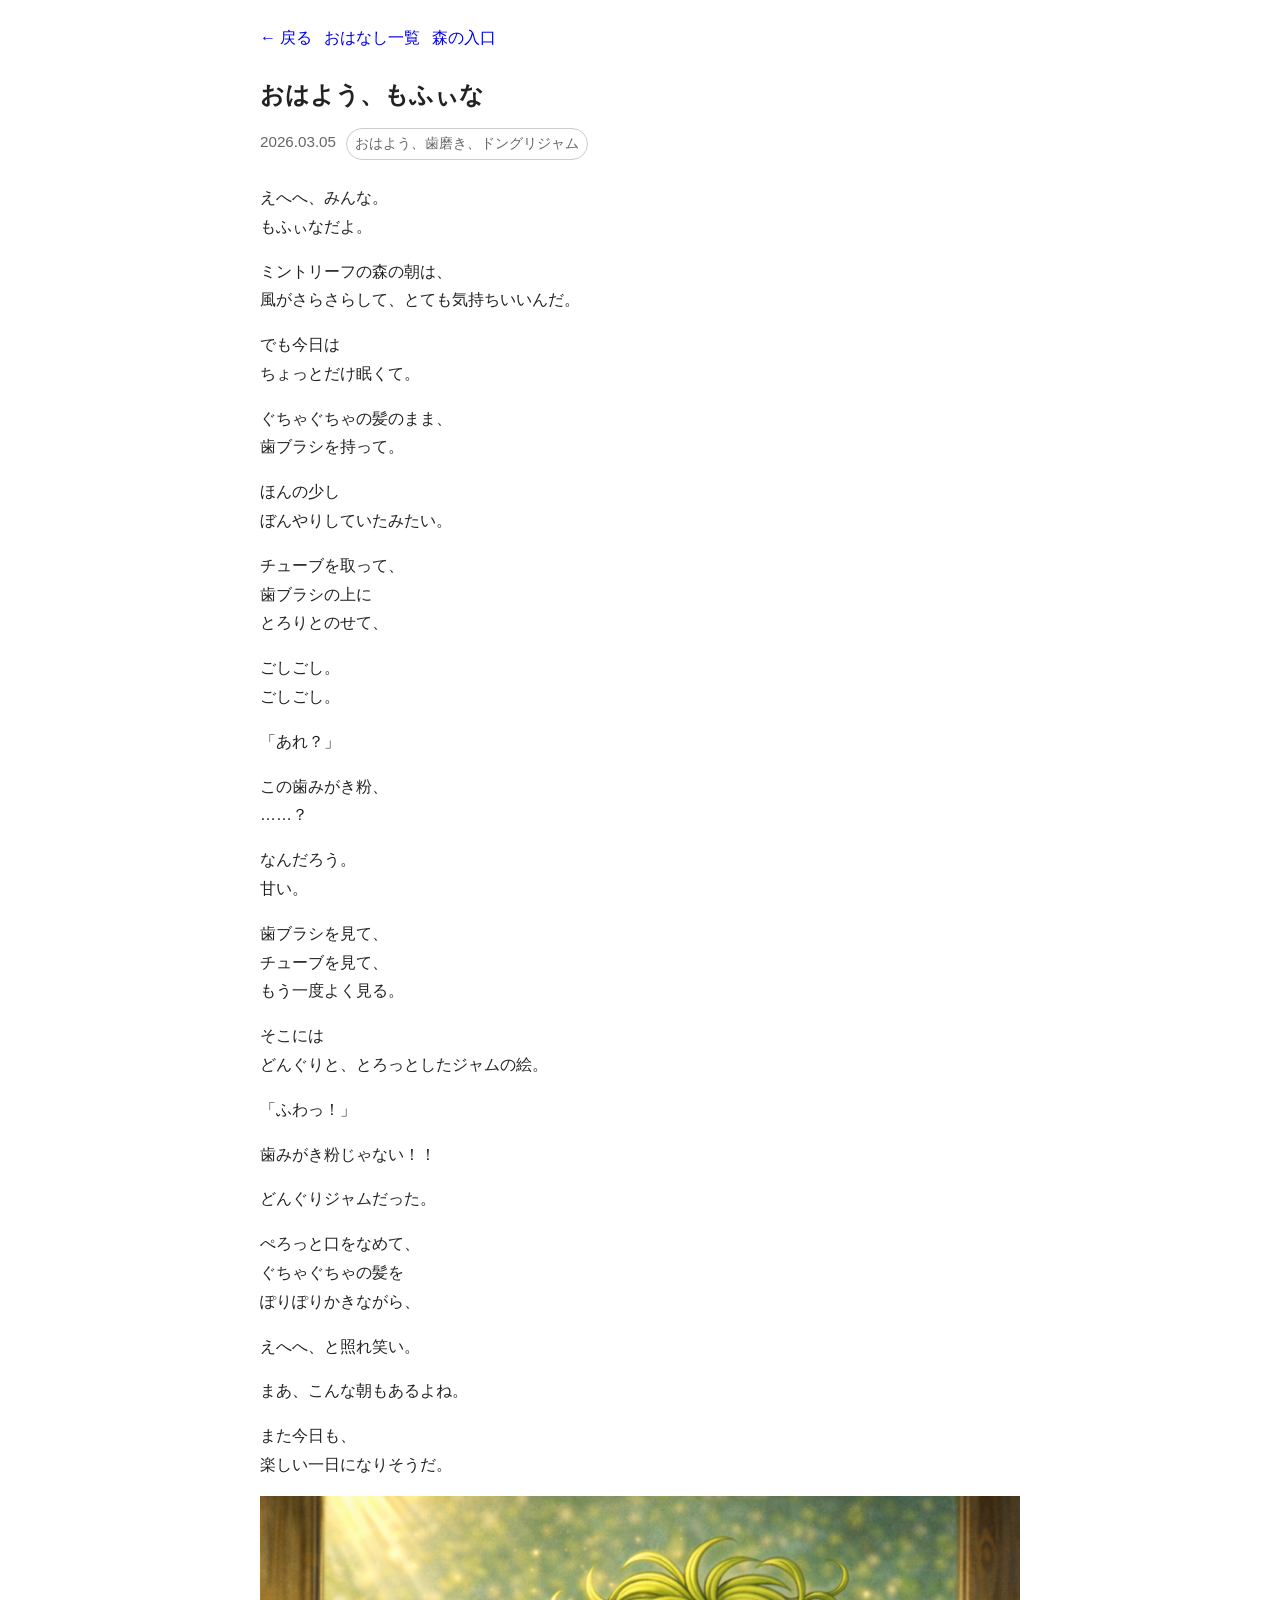
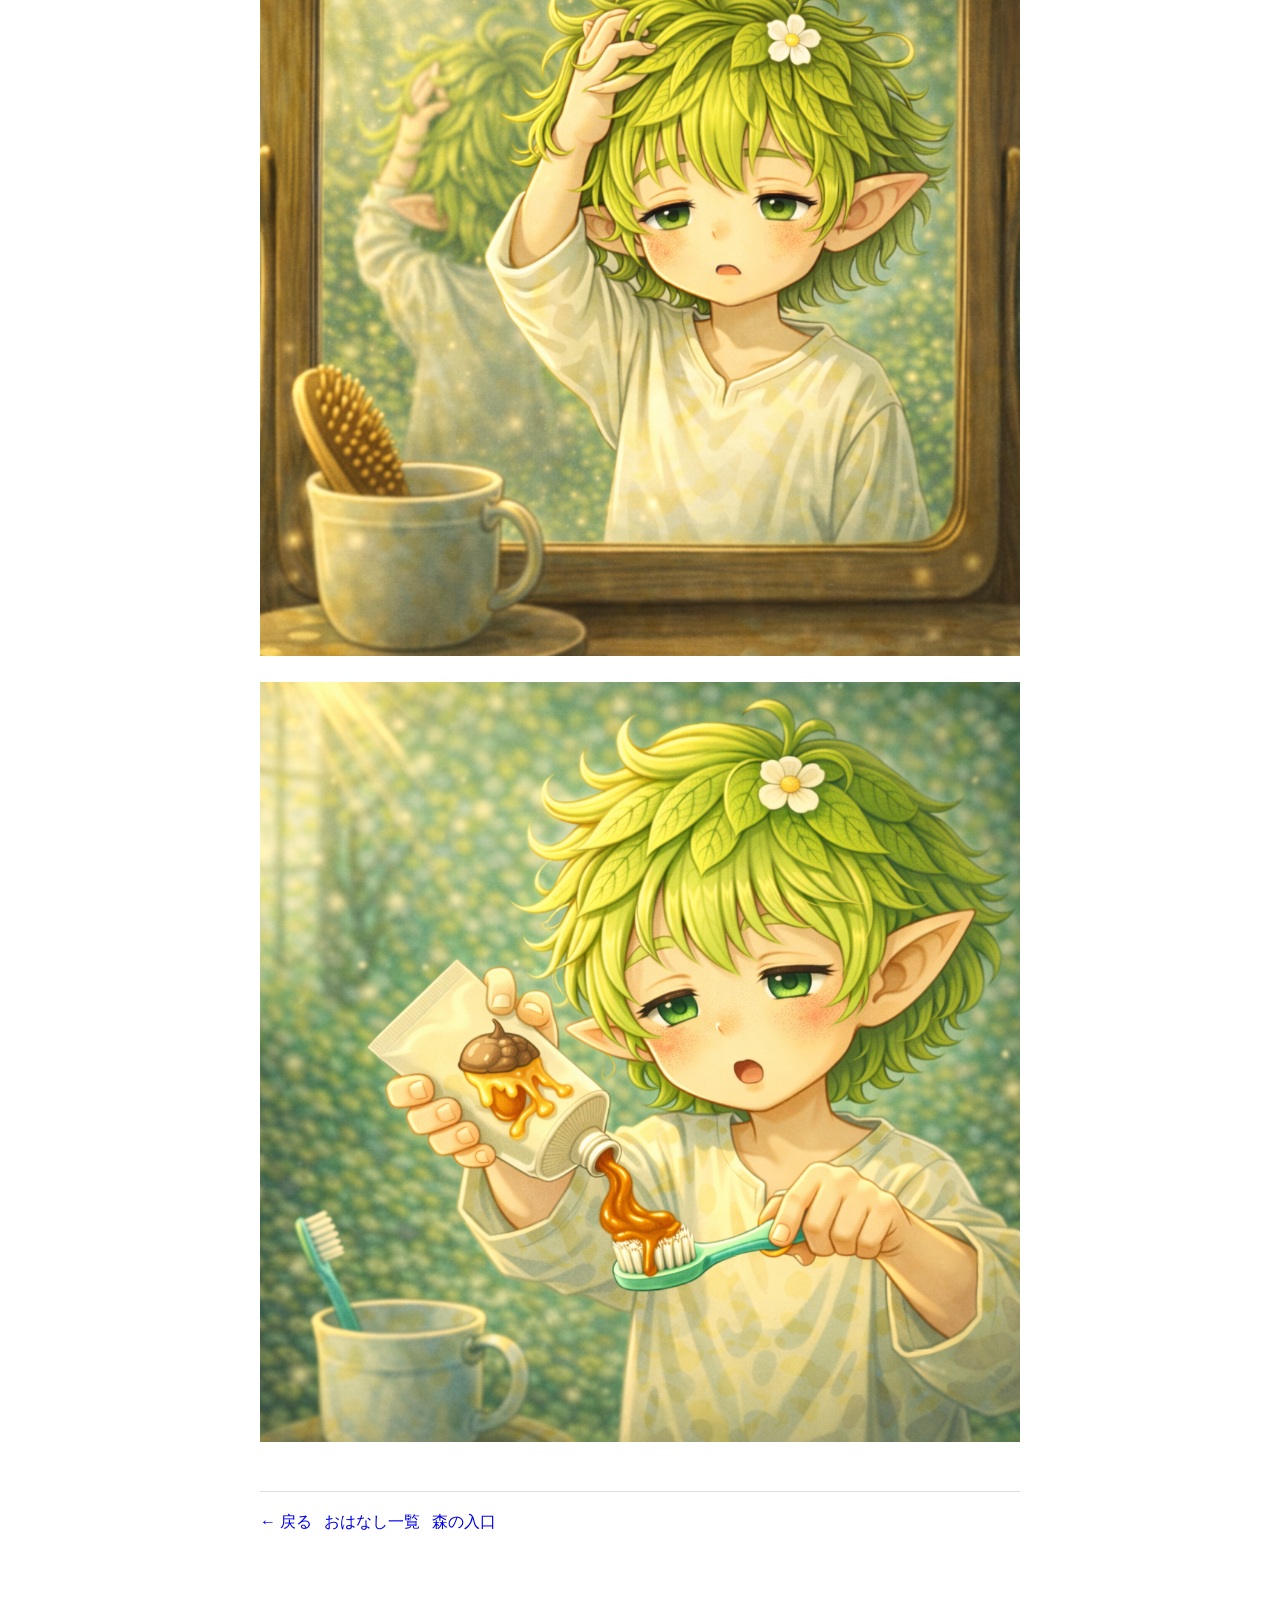
<file: story/story01.html>
<!doctype html>
<html lang="ja">
<head>
<meta charset="utf-8">
<meta name="viewport" content="width=device-width,initial-scale=1">
<title>おはよう、もふぃな</title>
<meta name="description" content="もふぃなのある朝、ドングリジャム事件">
<style>
body {
  font-family: sans-serif;
  line-height: 1.8;
  max-width: 760px;
  margin: 0 auto;
  padding: 24px 16px 48px;
  color: #222;
}
.article-nav {
  display: flex;
  gap: 12px;
  flex-wrap: wrap;
  margin-bottom: 20px;
}
.article-nav a {
  text-decoration: none;
}
.article-title {
  margin: 0 0 12px;
}
.article-meta {
  display: flex;
  gap: 10px;
  flex-wrap: wrap;
  margin-bottom: 24px;
  color: #666;
  font-size: 0.95rem;
}
.article-tags {
  display: inline-flex;
  gap: 8px;
  flex-wrap: wrap;
}
.article-tag {
  padding: 2px 8px;
  border: 1px solid #ccc;
  border-radius: 999px;
  font-size: 0.9rem;
}
.article-body img {
  max-width: 100%;
  height: auto;
}
.article-footer {
  margin-top: 40px;
  padding-top: 16px;
  border-top: 1px solid #ddd;
}
</style>
</head>
<body>

<nav class="article-nav">
  <a href="javascript:history.back()">← 戻る</a>
  <a href="/story/">おはなし一覧</a>
  <a href="/">森の入口</a>
</nav>

<article>
  <h1 class="article-title">おはよう、もふぃな</h1>
  
<div class="article-meta">
  <span class="article-date">2026.03.05</span> <span class="article-tags"><span class="article-tag">おはよう、歯磨き、ドングリジャム</span></span>
</div>

  <div class="article-body">
    <p>えへへ、みんな。<br>
もふぃなだよ。</p>
<p>ミントリーフの森の朝は、<br>
風がさらさらして、とても気持ちいいんだ。</p>
<p>でも今日は<br>
ちょっとだけ眠くて。</p>
<p>ぐちゃぐちゃの髪のまま、<br>
歯ブラシを持って。</p>
<p>ほんの少し<br>
ぼんやりしていたみたい。</p>
<p>チューブを取って、<br>
歯ブラシの上に<br>
とろりとのせて、</p>
<p>ごしごし。<br>
ごしごし。</p>
<p>「あれ？」</p>
<p>この歯みがき粉、<br>
……？</p>
<p>なんだろう。<br>
甘い。</p>
<p>歯ブラシを見て、<br>
チューブを見て、<br>
もう一度よく見る。</p>
<p>そこには<br>
どんぐりと、とろっとしたジャムの絵。</p>
<p>「ふわっ！」</p>
<p>歯みがき粉じゃない！！</p>
<p>どんぐりジャムだった。</p>
<p>ぺろっと口をなめて、<br>
ぐちゃぐちゃの髪を<br>
ぽりぽりかきながら、</p>
<p>えへへ、と照れ笑い。</p>
<p>まあ、こんな朝もあるよね。</p>
<p>また今日も、<br>
楽しい一日になりそうだ。</p>
<p><img alt="story01_02" src="/images/story/story01_02.png"></p>
<p><img alt="story01_03" src="/images/story/story01_03.png"></p>
  </div>
</article>
<div class="article-footer">
  
<nav class="article-nav">
  <a href="javascript:history.back()">← 戻る</a>
  <a href="/story/">おはなし一覧</a>
  <a href="/">森の入口</a>
</nav>

</div>
</body>
</html>
</file>
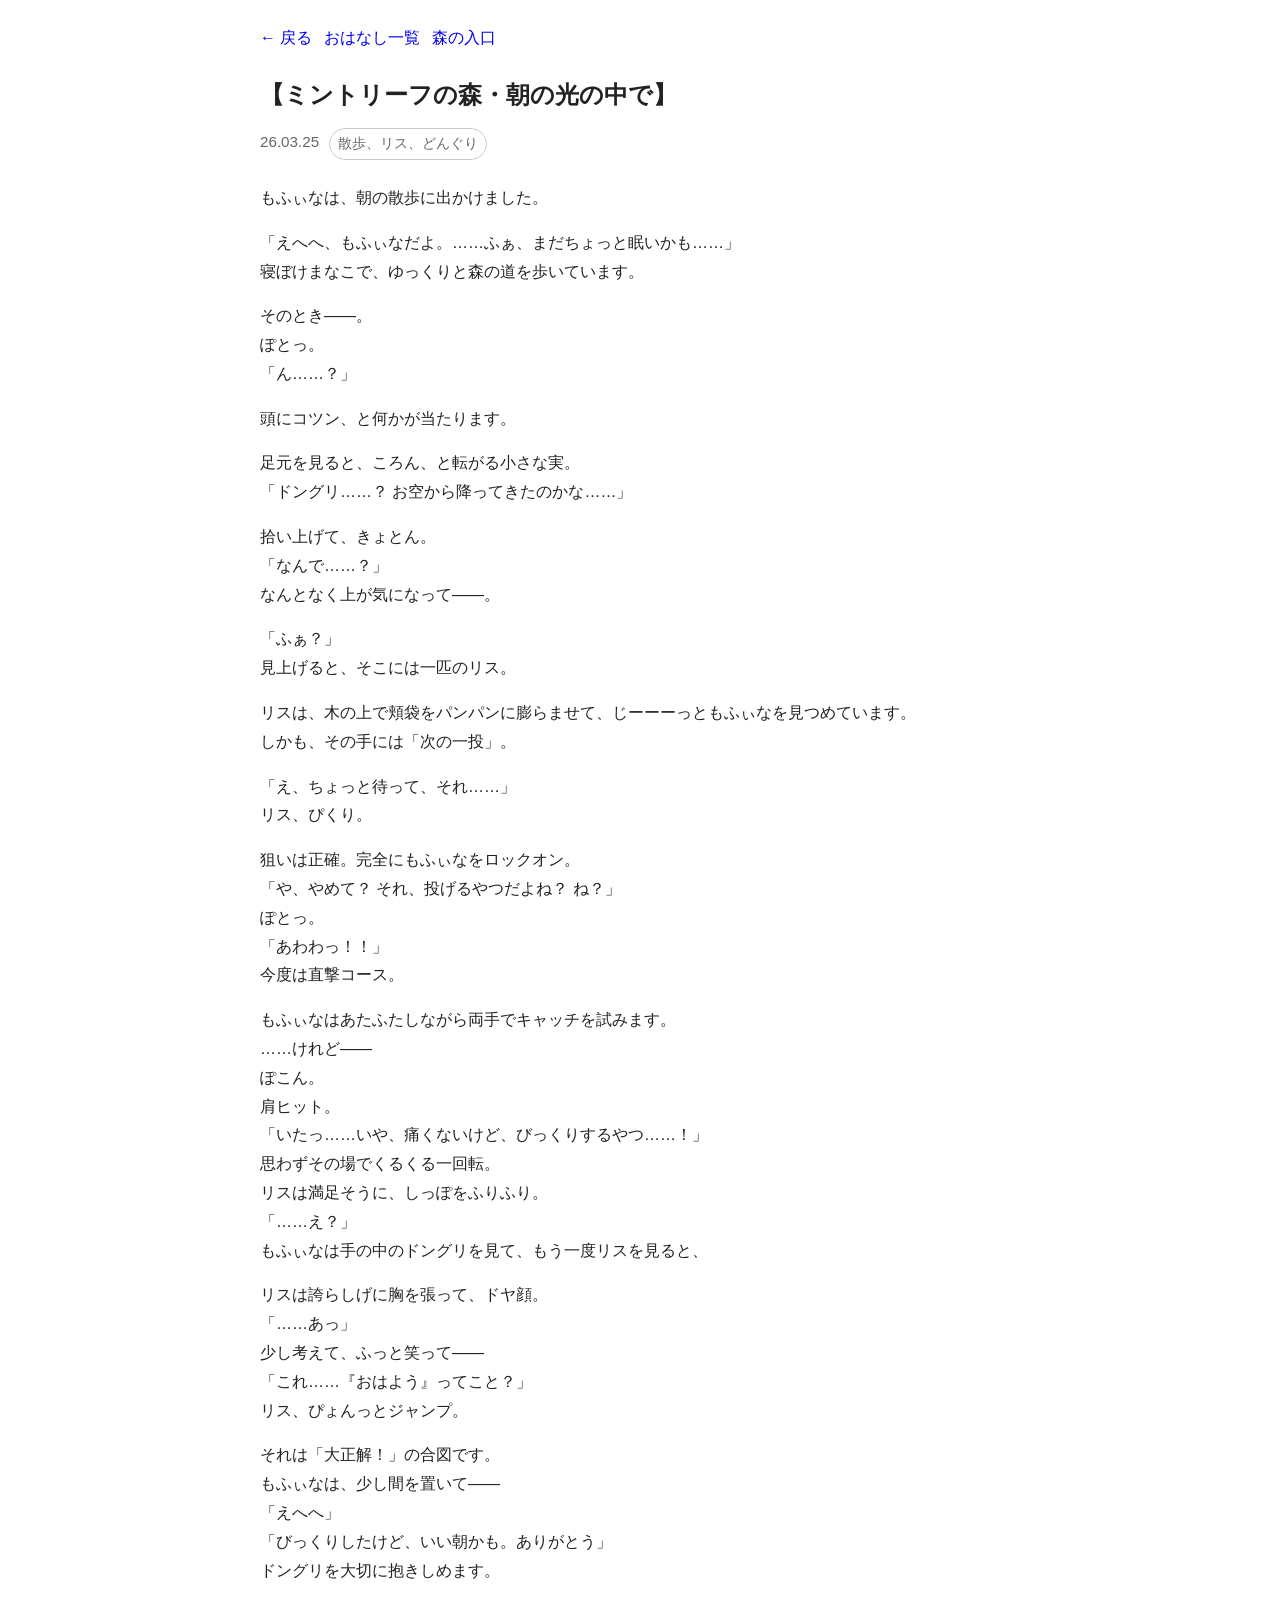
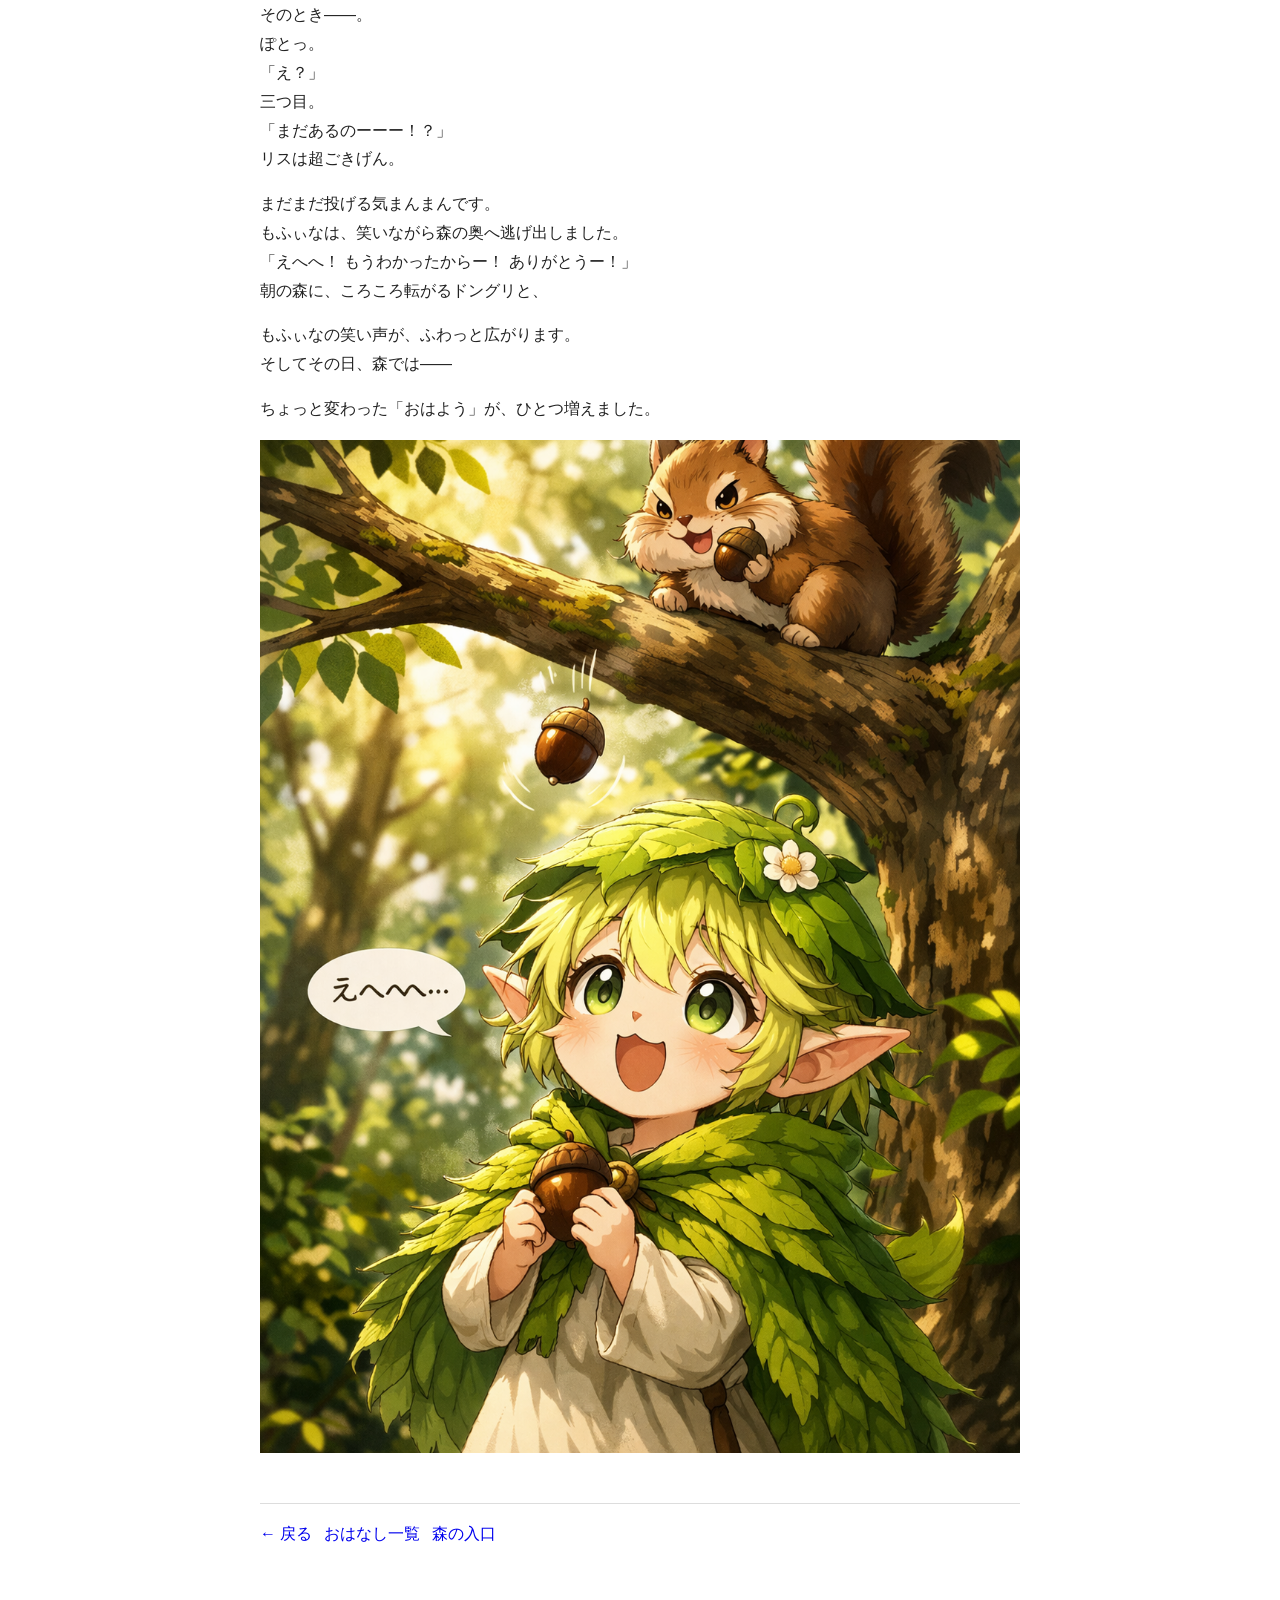
<file: story/story02.html>
<!doctype html>
<html lang="ja">
<head>
<meta charset="utf-8">
<meta name="viewport" content="width=device-width,initial-scale=1">
<title>【ミントリーフの森・朝の光の中で】</title>
<meta name="description" content="もふぃな、朝の散歩でリスと出会います。">
<style>
body {
  font-family: sans-serif;
  line-height: 1.8;
  max-width: 760px;
  margin: 0 auto;
  padding: 24px 16px 48px;
  color: #222;
}
.article-nav {
  display: flex;
  gap: 12px;
  flex-wrap: wrap;
  margin-bottom: 20px;
}
.article-nav a {
  text-decoration: none;
}
.article-title {
  margin: 0 0 12px;
}
.article-meta {
  display: flex;
  gap: 10px;
  flex-wrap: wrap;
  margin-bottom: 24px;
  color: #666;
  font-size: 0.95rem;
}
.article-tags {
  display: inline-flex;
  gap: 8px;
  flex-wrap: wrap;
}
.article-tag {
  padding: 2px 8px;
  border: 1px solid #ccc;
  border-radius: 999px;
  font-size: 0.9rem;
}
.article-body img {
  max-width: 100%;
  height: auto;
}
.article-footer {
  margin-top: 40px;
  padding-top: 16px;
  border-top: 1px solid #ddd;
}
</style>
</head>
<body>

<nav class="article-nav">
  <a href="javascript:history.back()">← 戻る</a>
  <a href="/story/">おはなし一覧</a>
  <a href="/">森の入口</a>
</nav>

<article>
  <h1 class="article-title">【ミントリーフの森・朝の光の中で】</h1>
  
<div class="article-meta">
  <span class="article-date">26.03.25</span> <span class="article-tags"><span class="article-tag">散歩、リス、どんぐり</span></span>
</div>

  <div class="article-body">
    <p>もふぃなは、朝の散歩に出かけました。</p>
<p>「えへへ、もふぃなだよ。……ふぁ、まだちょっと眠いかも……」<br>
寝ぼけまなこで、ゆっくりと森の道を歩いています。</p>
<p>そのとき——。<br>
ぽとっ。<br>
「ん……？」</p>
<p>頭にコツン、と何かが当たります。</p>
<p>足元を見ると、ころん、と転がる小さな実。<br>
「ドングリ……？ お空から降ってきたのかな……」</p>
<p>拾い上げて、きょとん。<br>
「なんで……？」<br>
なんとなく上が気になって——。</p>
<p>「ふぁ？」<br>
見上げると、そこには一匹のリス。</p>
<p>リスは、木の上で頬袋をパンパンに膨らませて、じーーーっともふぃなを見つめています。<br>
しかも、その手には「次の一投」。</p>
<p>「え、ちょっと待って、それ……」<br>
リス、ぴくり。</p>
<p>狙いは正確。完全にもふぃなをロックオン。<br>
「や、やめて？ それ、投げるやつだよね？ ね？」<br>
ぽとっ。<br>
「あわわっ！！」<br>
今度は直撃コース。</p>
<p>もふぃなはあたふたしながら両手でキャッチを試みます。<br>
……けれど——<br>
ぽこん。<br>
肩ヒット。<br>
「いたっ……いや、痛くないけど、びっくりするやつ……！」<br>
思わずその場でくるくる一回転。<br>
リスは満足そうに、しっぽをふりふり。<br>
「……え？」<br>
もふぃなは手の中のドングリを見て、もう一度リスを見ると、</p>
<p>リスは誇らしげに胸を張って、ドヤ顔。<br>
「……あっ」<br>
少し考えて、ふっと笑って——<br>
「これ……『おはよう』ってこと？」<br>
リス、ぴょんっとジャンプ。</p>
<p>それは「大正解！」の合図です。<br>
もふぃなは、少し間を置いて——<br>
「えへへ」<br>
「びっくりしたけど、いい朝かも。ありがとう」<br>
ドングリを大切に抱きしめます。</p>
<p>そのとき——。<br>
ぽとっ。<br>
「え？」<br>
三つ目。<br>
「まだあるのーーー！？」<br>
リスは超ごきげん。</p>
<p>まだまだ投げる気まんまんです。<br>
もふぃなは、笑いながら森の奥へ逃げ出しました。<br>
「えへへ！ もうわかったからー！ ありがとうー！」<br>
朝の森に、ころころ転がるドングリと、</p>
<p>もふぃなの笑い声が、ふわっと広がります。<br>
そしてその日、森では——</p>
<p>ちょっと変わった「おはよう」が、ひとつ増えました。</p>
<p><img alt="story02_04" src="/images/story/story02_04.png"></p>
  </div>
</article>
<div class="article-footer">
  
<nav class="article-nav">
  <a href="javascript:history.back()">← 戻る</a>
  <a href="/story/">おはなし一覧</a>
  <a href="/">森の入口</a>
</nav>

</div>
</body>
</html>
</file>
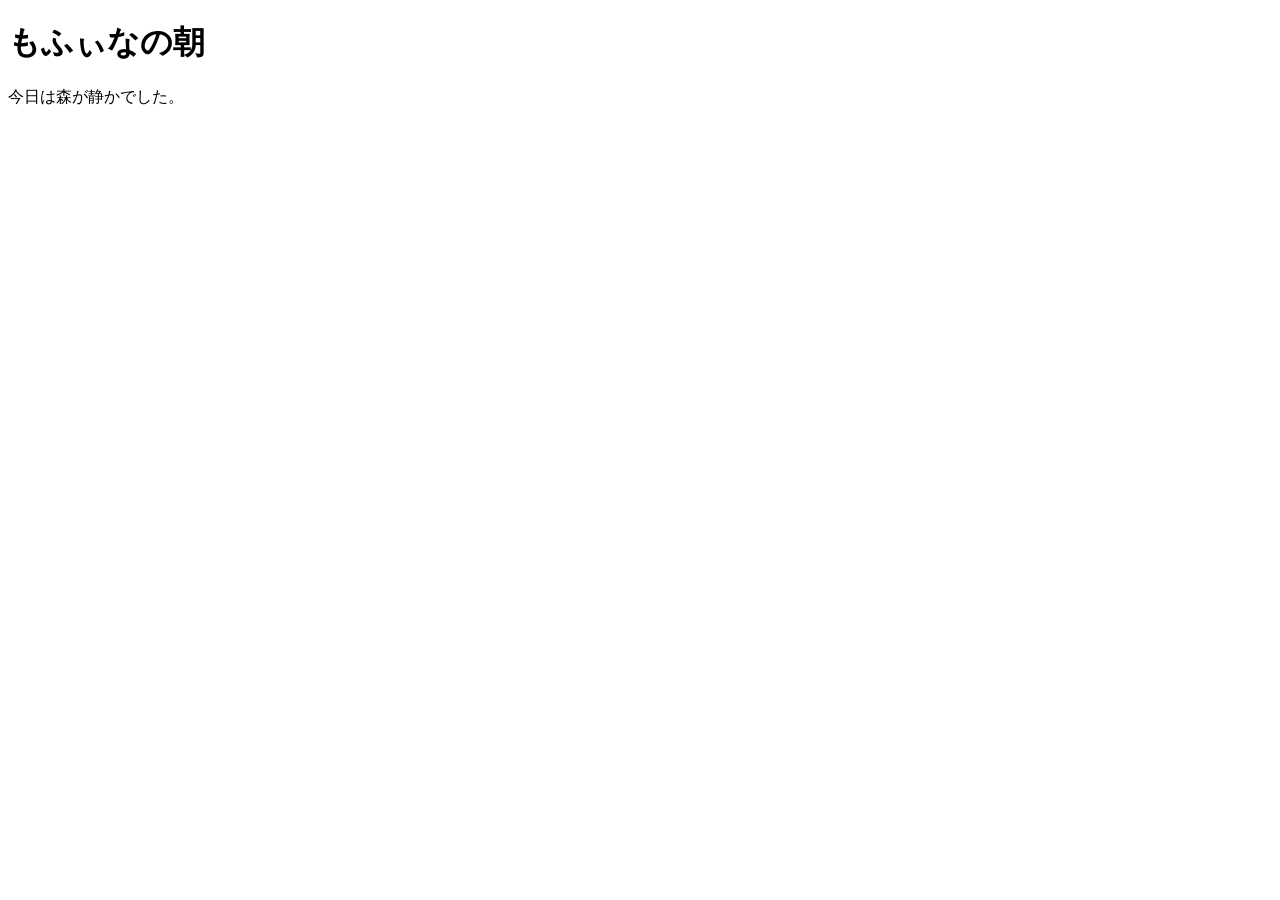
<file: story/story03.html>
<!doctype html>
<html lang="ja">
<head>
  <meta charset="utf-8">
  <meta name="viewport" content="width=device-width,initial-scale=1">
  <title>もふぃなの朝</title>
</head>
<body>
<h1>もふぃなの朝</h1>
<p>今日は森が静かでした。</p>
</body>
</html>
</file>
<file: assets/bgm/bgm.css>
#page-bgm-toggle{
  min-height:36px;
  padding:6px 9px;
  border:1px solid rgba(255,255,255,.24);
  border-radius:999px;
  background:rgba(7,21,15,.80);
  color:#fff;
  font:inherit;
  font-size:13px;
  cursor:pointer;
  white-space:nowrap;
}

#page-bgm-toggle[aria-pressed="true"]{
  border-color:#b1d2a5;
  background:#284634;
}

#page-bgm-toggle:focus-visible{
  outline:2px solid #feeb70;
  outline-offset:2px;
}

#page-bgm-toggle.bgm-chat{
  position:fixed;
  top:14px;
  right:14px;
  z-index:9999;
}
</file>
<file: leaf/jp/style.css>
:root {
  --bg-color: #0f1714;
  --panel-bg: rgba(255, 255, 255, 0.15);
  --panel-bg-fallback: rgba(0, 0, 0, 0.35);
  --text-color: #ffffff;
  --accent-color: #6dd3a0;

  /* bot icon（ルート /assets に置く） */
  --bot-icon: url("/assets/image_1.png");

  /* 背景（ルート /assets に置く） */
  --bg-image: url("/assets/bg.jpg");
}

* { box-sizing: border-box; }

html, body { height: 100%; }

body {
  margin: 0;
  font-family: system-ui, -apple-system, "Hiragino Sans", "Noto Sans JP", "Segoe UI", Arial, sans-serif;
  color: var(--text-color);
  background-color: var(--bg-color);

  background:
    linear-gradient(rgba(0,0,0,0.10), rgba(0,0,0,0.10)),
    var(--bg-image) center/cover no-repeat fixed;

  min-height: 100vh;
}

/* iOS/スマホで background-attachment: fixed が重い/効かない対策 */
@media (max-width: 768px){
  body{
    background-attachment: scroll;
  }
}

.screen {
  display: flex;
  justify-content: center;
  padding: 20px;
}

.panel {
  width: 100%;
  max-width: 650px;
  background: var(--panel-bg);
  backdrop-filter: blur(10px);
  -webkit-backdrop-filter: blur(10px);
  border-radius: 20px;
  padding: 25px;
  box-shadow: 0 10px 30px rgba(0,0,0,0.5);
}

/* backdrop-filter 非対応ブラウザのフォールバック */
@supports not ((backdrop-filter: blur(10px))){
  .panel{
    background: var(--panel-bg-fallback);
  }
}

.chatLog {
  height: min(500px, calc(100vh - 230px));
  overflow-y: auto;
  padding: 15px;
  background: rgba(0, 0, 0, 0.2);
  border-radius: 12px;
  margin-bottom: 20px;
  scroll-behavior: smooth;
}

.chatLog::-webkit-scrollbar { width: 10px; }
.chatLog::-webkit-scrollbar-thumb {
  background: rgba(255,255,255,0.18);
  border-radius: 999px;
}
.chatLog::-webkit-scrollbar-track {
  background: rgba(0,0,0,0.12);
}

.msg {
  display: flex;
  margin-bottom: 20px;
  align-items: flex-start;
}
.msg.user { justify-content: flex-end; }
.msg.bot { justify-content: flex-start; }

.msg.bot::before {
  content: "";
  width: 48px; height: 48px;
  border-radius: 50%;
  background: var(--bot-icon) center/cover no-repeat;
  margin-right: 12px;
  flex-shrink: 0;
  box-shadow: 0 0 18px rgba(255,255,255,0.18);
}

.bubble {
  max-width: 80%;
  padding: 14px 20px;
  border-radius: 18px;
  font-size: 16px;
  line-height: 1.6;
  white-space: pre-wrap;

  overflow-wrap: anywhere;
  word-break: break-word;

  height: auto;
  display: block;
}

.msg.user .bubble {
  background: var(--accent-color);
  color: #003a22;
}
.msg.bot .bubble { background: rgba(255, 255, 255, 0.2); }

.chatForm { display: flex; gap: 10px; }

.chatInput {
  flex: 1;
  padding: 12px;
  border-radius: 10px;
  border: none;
  font-size: 16px;
  outline: none;
  background: rgba(255,255,255,0.92);
  color: #0a1d14;
}
.chatInput::placeholder{ color: rgba(0,0,0,0.45); }

.chatBtn {
  padding: 12px 20px;
  border: none;
  background: var(--accent-color);
  border-radius: 10px;
  font-weight: bold;
  cursor: pointer;
  color: #003a22;
  transition: transform .12s ease, filter .12s ease;
}
.chatBtn:hover{ transform: translateY(-1px); filter: brightness(1.02); }
.chatBtn:active{ transform: translateY(0px); }

@media (max-width: 520px){
  .screen{ padding: 14px; }
  .panel{ padding: 18px; border-radius: 18px; }
  .bubble{ font-size: 15px; }
  .msg.bot::before{ width: 42px; height: 42px; }
}

.homeBack{
  position: fixed;
  left: 14px;
  top: 14px;
  z-index: 9999;
  padding: 10px 12px;
  border-radius: 999px;
  text-decoration: none;
  color: rgba(255,255,255,.95);
  background: rgba(0,0,0,.28);
  border: 1px solid rgba(255,255,255,.16);
  backdrop-filter: blur(10px);
  -webkit-backdrop-filter: blur(10px);
  box-shadow: 0 10px 30px rgba(0,0,0,.35);
}
.homeBack:hover{
  border-color: rgba(254,235,112,.55);
  transform: translateY(-1px);
}
</file>
